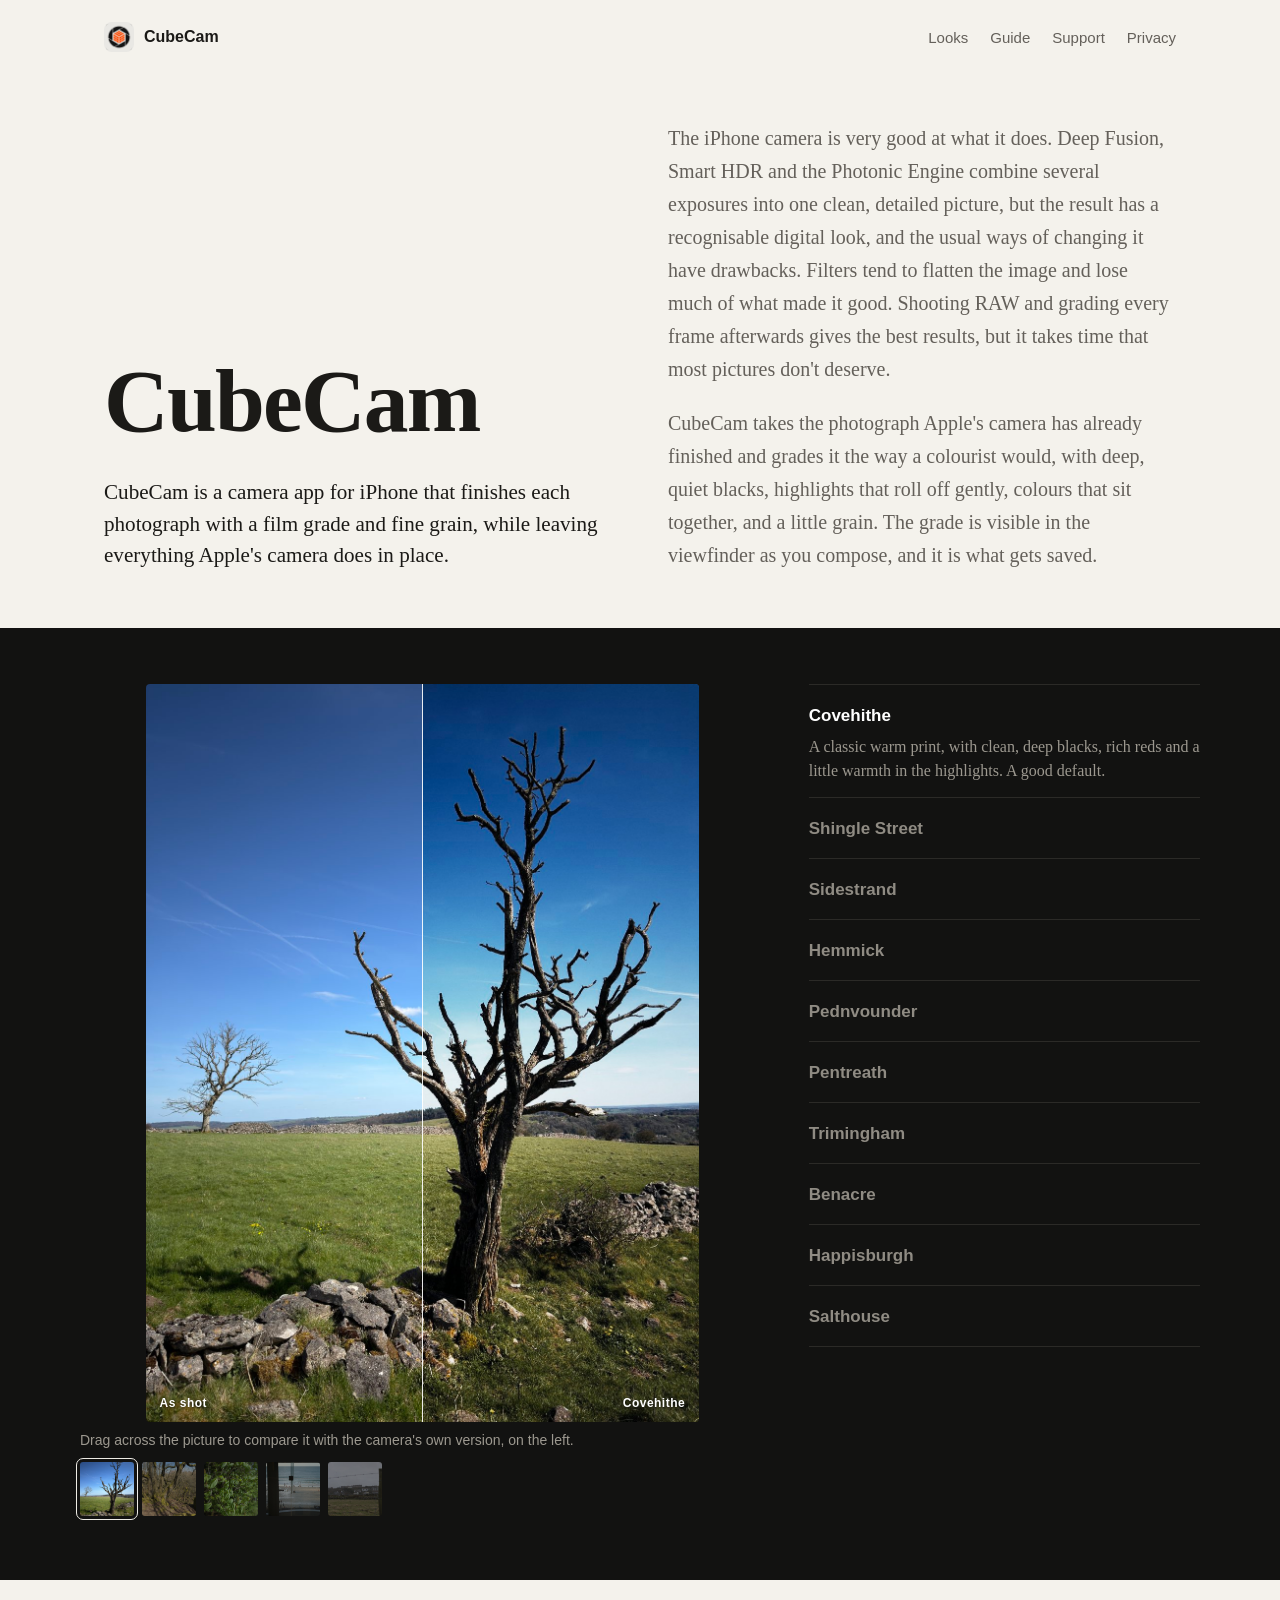
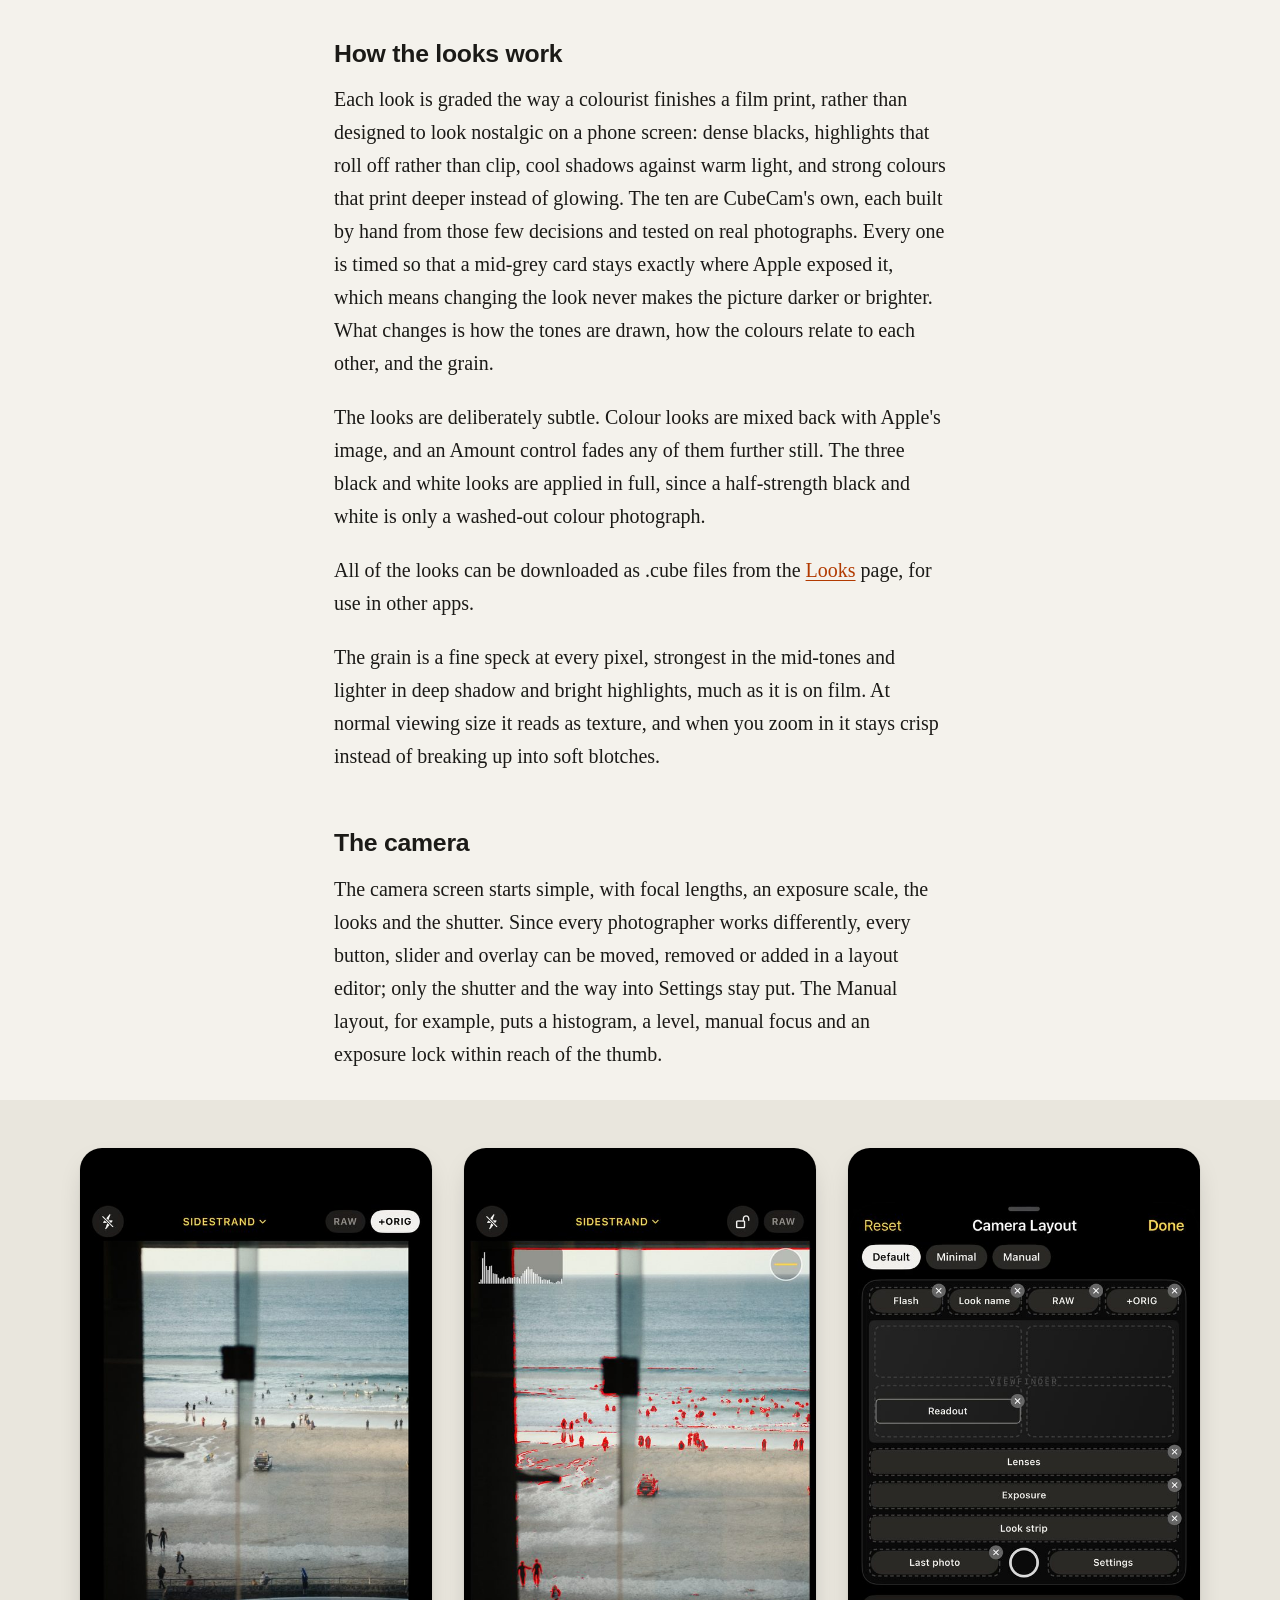
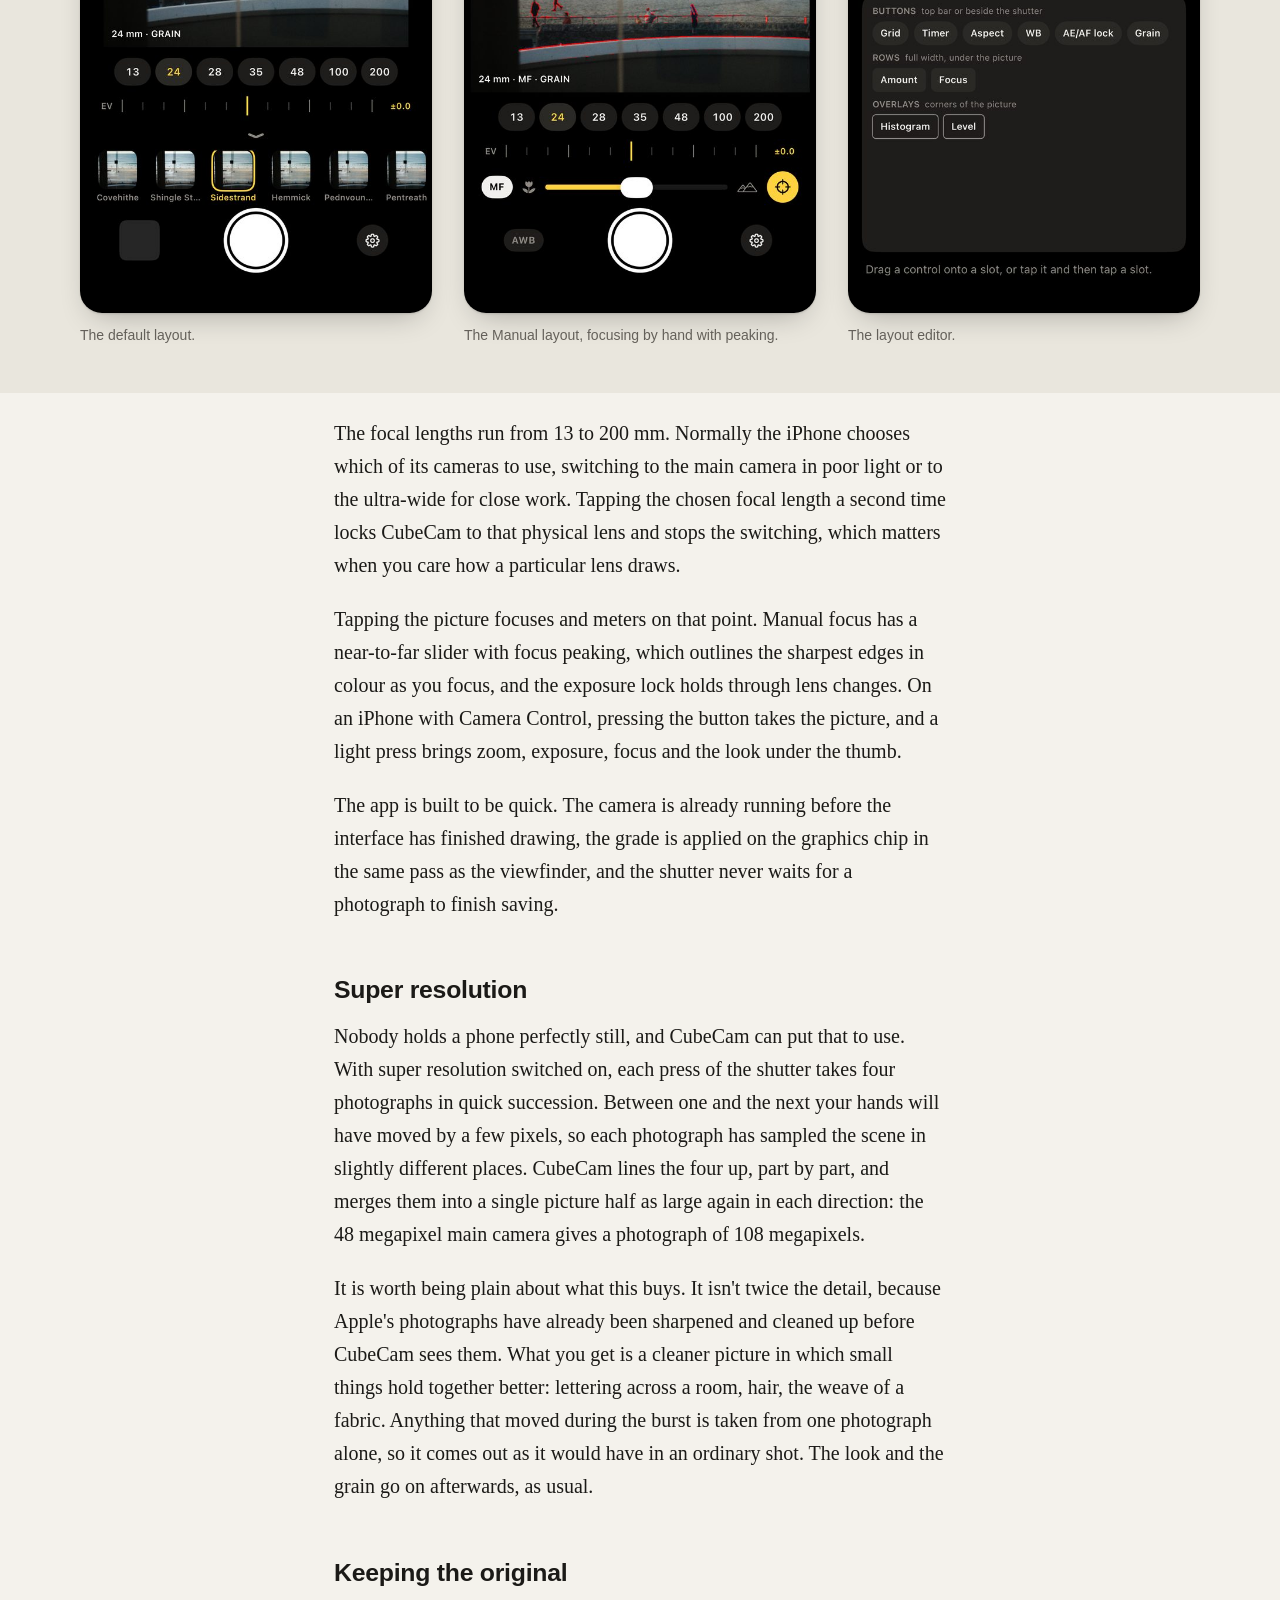
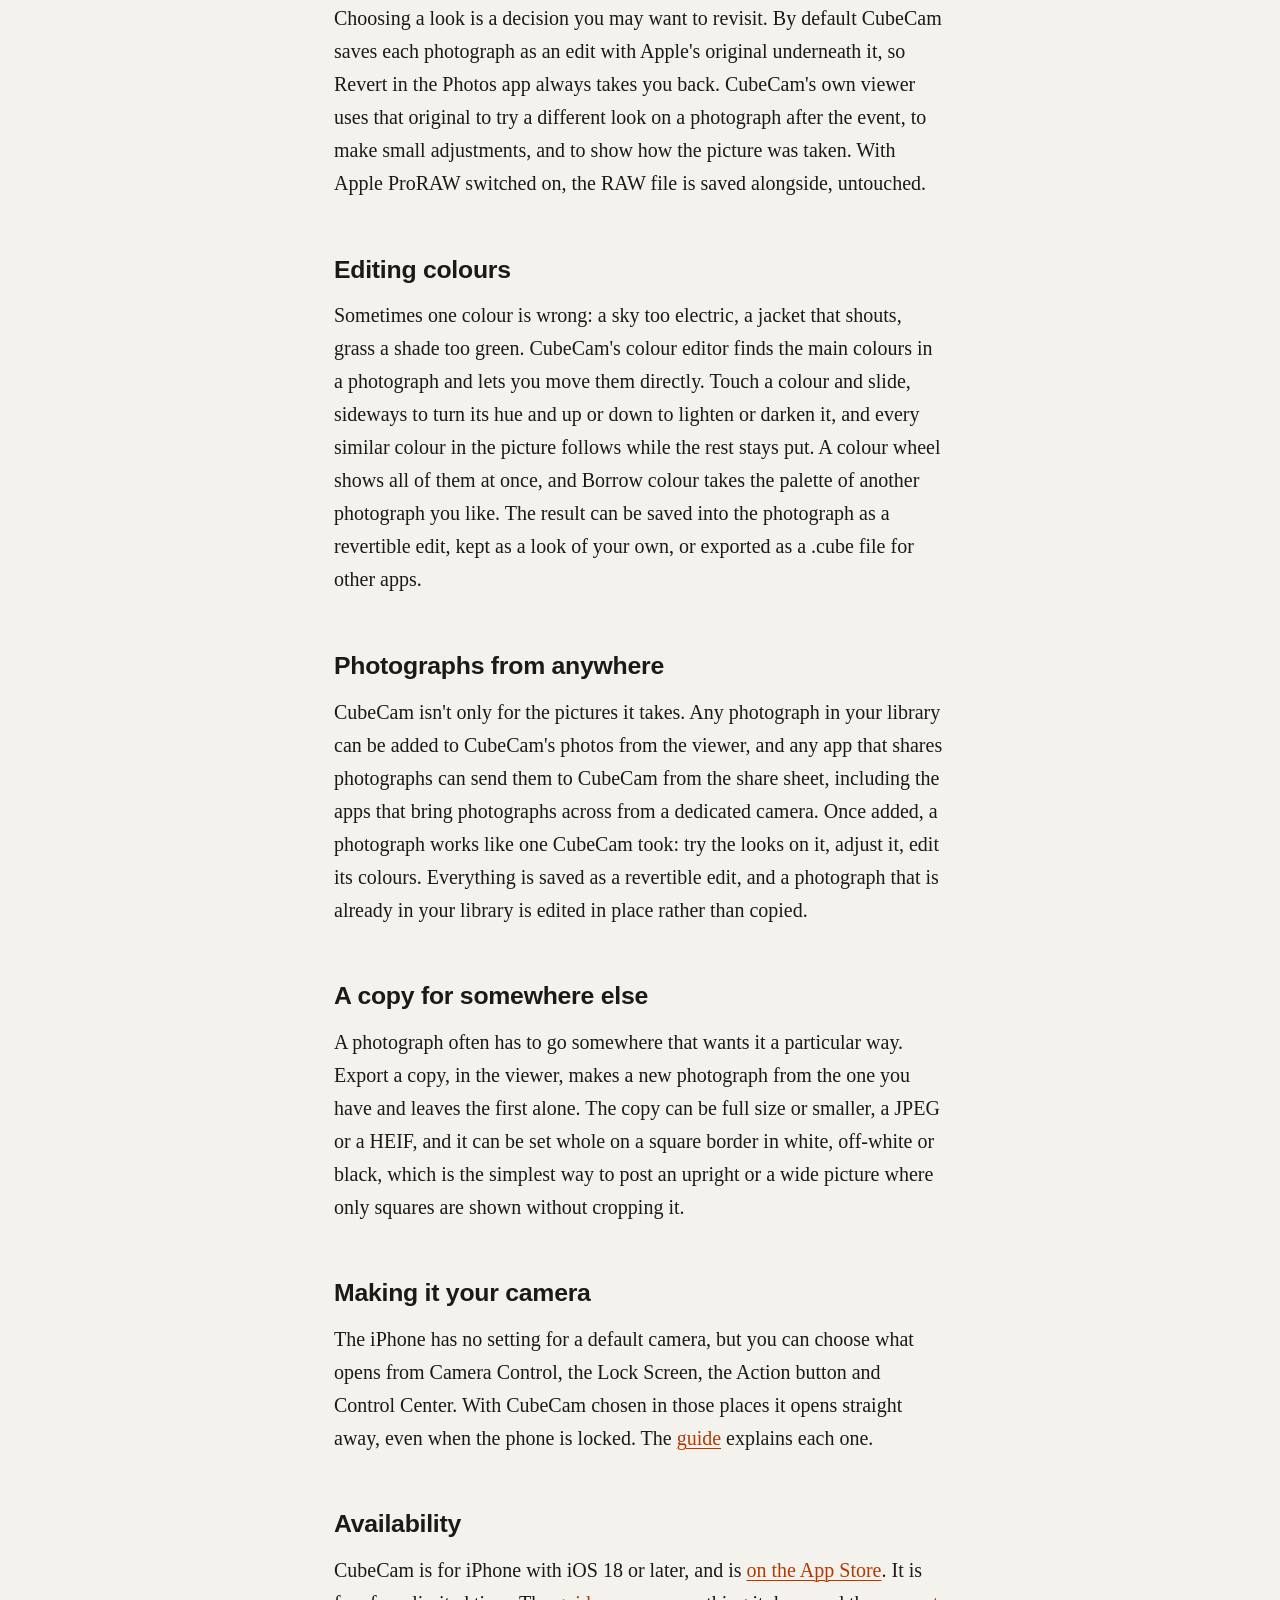
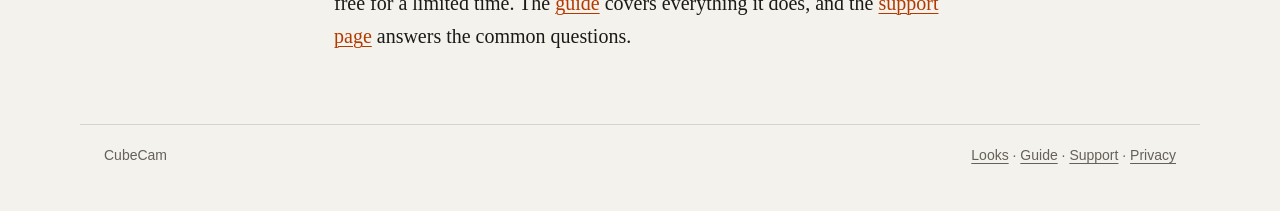
<file: index.html>
<!doctype html>
<html lang="en-GB">
<head>
<meta charset="utf-8">
<meta name="viewport" content="width=device-width, initial-scale=1, viewport-fit=cover">
<title>CubeCam</title>
<meta name="description" content="An iPhone camera that keeps Apple's processing and finishes each photograph with a film grade and fine grain, which you see in the viewfinder as you shoot. It edits photographs from anywhere, too.">
<link rel="icon" href="img/icon.png">
<link rel="apple-touch-icon" href="img/apple-touch-icon.png">
<link rel="stylesheet" href="site.css">
</head>
<body>
<header class="site gutter">
  <a class="name" href="./"><img src="img/icon.png" alt="" width="30" height="30">CubeCam</a>
  <nav><a href="looks.html">Looks</a><a href="guide.html">Guide</a><a href="support.html">Support</a><a href="privacy.html">Privacy</a></nav>
</header>

<main>
<div class="opening gutter">
  <div>
    <h1>CubeCam</h1>
    <p class="lead">CubeCam is a camera app for iPhone that finishes each photograph with a film grade and fine grain, while leaving everything Apple's camera does in place.</p>
  </div>
  <div class="text">
    <p>The iPhone camera is very good at what it does. Deep Fusion, Smart HDR and the Photonic Engine combine several exposures into one clean, detailed picture, but the result has a recognisable digital look, and the usual ways of changing it have drawbacks. Filters tend to flatten the image and lose much of what made it good. Shooting RAW and grading every frame afterwards gives the best results, but it takes time that most pictures don't deserve.</p>
    <p>CubeCam takes the photograph Apple's camera has already finished and grades it the way a colourist would, with deep, quiet blacks, highlights that roll off gently, colours that sit together, and a little grain. The grade is visible in the viewfinder as you compose, and it is what gets saved.</p>
  </div>
</div>

<section class="darkroom gutter" id="looks">
  <div class="inner chooser">
    <div class="picture">
      <div class="compare" id="cmp" aria-label="The same photograph before and after. Drag across it to compare.">
        <img draggable="false" id="cmpBefore" src="img/looks/tree-original.jpg" alt="The photograph as the camera made it">
        <div class="after"><img draggable="false" id="cmpAfter" src="img/looks/tree-covehithe.jpg" alt="The same photograph with the chosen look"></div>
        <div class="bar"></div>
        <span class="label l">As shot</span><span class="label r" id="cmpLabel">Covehithe</span>
      </div>
      <p class="compare-note">Drag across the picture to compare it with the camera's own version, on the left.</p>
      <div class="scenes" id="scenes" aria-label="Photographs"></div>
    </div>
    <ol class="look-list" id="list" aria-label="Looks"></ol>
  </div>
</section>

<section class="text measure gutter">
  <h2>How the looks work</h2>
  <p>Each look is graded the way a colourist finishes a film print, rather than designed to look nostalgic on a phone screen: dense blacks, highlights that roll off rather than clip, cool shadows against warm light, and strong colours that print deeper instead of glowing. The ten are CubeCam's own, each built by hand from those few decisions and tested on real photographs. Every one is timed so that a mid-grey card stays exactly where Apple exposed it, which means changing the look never makes the picture darker or brighter. What changes is how the tones are drawn, how the colours relate to each other, and the grain.</p>
  <p>The looks are deliberately subtle. Colour looks are mixed back with Apple's image, and an Amount control fades any of them further still. The three black and white looks are applied in full, since a half-strength black and white is only a washed-out colour photograph.</p>
  <p>All of the looks can be downloaded as .cube files from the <a href="looks.html">Looks</a> page, for use in other apps.</p>
  <p>The grain is a fine speck at every pixel, strongest in the mid-tones and lighter in deep shadow and bright highlights, much as it is on film. At normal viewing size it reads as texture, and when you zoom in it stays crisp instead of breaking up into soft blotches.</p>

  <h2>The camera</h2>
  <p>The camera screen starts simple, with focal lengths, an exposure scale, the looks and the shutter. Since every photographer works differently, every button, slider and overlay can be moved, removed or added in a layout editor; only the shutter and the way into Settings stay put. The Manual layout, for example, puts a histogram, a level, manual focus and an exposure lock within reach of the thumb.</p>
</section>

<section class="screens gutter" aria-label="Screens">
  <div class="row">
    <figure><img src="img/shots/camera.jpg" alt="The camera screen in its default layout, showing a beach." width="600" height="1304" loading="lazy"><figcaption>The default layout.</figcaption></figure>
    <figure><img src="img/shots/manual.jpg" alt="The Manual layout with a histogram, a level and a focus slider, with the sharp parts of the picture outlined in red." width="600" height="1304" loading="lazy"><figcaption>The Manual layout, focusing by hand with peaking.</figcaption></figure>
    <figure><img src="img/shots/layout.jpg" alt="The layout editor: a plan of the camera screen with controls placed in slots, and a tray of others below." width="600" height="1304" loading="lazy"><figcaption>The layout editor.</figcaption></figure>
  </div>
</section>

<section class="text measure gutter">
  <p>The focal lengths run from 13 to 200 mm. Normally the iPhone chooses which of its cameras to use, switching to the main camera in poor light or to the ultra-wide for close work. Tapping the chosen focal length a second time locks CubeCam to that physical lens and stops the switching, which matters when you care how a particular lens draws.</p>
  <p>Tapping the picture focuses and meters on that point. Manual focus has a near-to-far slider with focus peaking, which outlines the sharpest edges in colour as you focus, and the exposure lock holds through lens changes. On an iPhone with Camera Control, pressing the button takes the picture, and a light press brings zoom, exposure, focus and the look under the thumb.</p>
  <p>The app is built to be quick. The camera is already running before the interface has finished drawing, the grade is applied on the graphics chip in the same pass as the viewfinder, and the shutter never waits for a photograph to finish saving.</p>

  <h2>Super resolution</h2>
  <p>Nobody holds a phone perfectly still, and CubeCam can put that to use. With super resolution switched on, each press of the shutter takes four photographs in quick succession. Between one and the next your hands will have moved by a few pixels, so each photograph has sampled the scene in slightly different places. CubeCam lines the four up, part by part, and merges them into a single picture half as large again in each direction: the 48 megapixel main camera gives a photograph of 108 megapixels.</p>
  <p>It is worth being plain about what this buys. It isn't twice the detail, because Apple's photographs have already been sharpened and cleaned up before CubeCam sees them. What you get is a cleaner picture in which small things hold together better: lettering across a room, hair, the weave of a fabric. Anything that moved during the burst is taken from one photograph alone, so it comes out as it would have in an ordinary shot. The look and the grain go on afterwards, as usual.</p>

  <h2>Keeping the original</h2>
  <p>Choosing a look is a decision you may want to revisit. By default CubeCam saves each photograph as an edit with Apple's original underneath it, so Revert in the Photos app always takes you back. CubeCam's own viewer uses that original to try a different look on a photograph after the event, to make small adjustments, and to show how the picture was taken. With Apple ProRAW switched on, the RAW file is saved alongside, untouched.</p>

  <h2>Editing colours</h2>
  <p>Sometimes one colour is wrong: a sky too electric, a jacket that shouts, grass a shade too green. CubeCam's colour editor finds the main colours in a photograph and lets you move them directly. Touch a colour and slide, sideways to turn its hue and up or down to lighten or darken it, and every similar colour in the picture follows while the rest stays put. A colour wheel shows all of them at once, and Borrow colour takes the palette of another photograph you like. The result can be saved into the photograph as a revertible edit, kept as a look of your own, or exported as a .cube file for other apps.</p>
  <h2>Photographs from anywhere</h2>
  <p>CubeCam isn't only for the pictures it takes. Any photograph in your library can be added to CubeCam's photos from the viewer, and any app that shares photographs can send them to CubeCam from the share sheet, including the apps that bring photographs across from a dedicated camera. Once added, a photograph works like one CubeCam took: try the looks on it, adjust it, edit its colours. Everything is saved as a revertible edit, and a photograph that is already in your library is edited in place rather than copied.</p>
  <h2>A copy for somewhere else</h2>
  <p>A photograph often has to go somewhere that wants it a particular way. Export a copy, in the viewer, makes a new photograph from the one you have and leaves the first alone. The copy can be full size or smaller, a JPEG or a HEIF, and it can be set whole on a square border in white, off-white or black, which is the simplest way to post an upright or a wide picture where only squares are shown without cropping it.</p>
  <h2>Making it your camera</h2>
  <p>The iPhone has no setting for a default camera, but you can choose what opens from Camera Control, the Lock Screen, the Action button and Control Center. With CubeCam chosen in those places it opens straight away, even when the phone is locked. The <a href="guide.html#your-camera">guide</a> explains each one.</p>

  <h2>Availability</h2>
  <p>CubeCam is for iPhone with iOS 18 or later, and is <a href="https://apps.apple.com/app/id6837983998">on the App Store</a>. It is free for a limited time. The <a href="guide.html">guide</a> covers everything it does, and the <a href="support.html">support page</a> answers the common questions.</p>
</section>
</main>

<footer class="gutter"><span>CubeCam</span><span><a href="looks.html">Looks</a> · <a href="guide.html">Guide</a> · <a href="support.html">Support</a> · <a href="privacy.html">Privacy</a></span></footer>

<script>
const LOOKS = [
  ["covehithe", "Covehithe", "", "A classic warm print, with clean, deep blacks, rich reds and a little warmth in the highlights. A good default."],
  ["shingle-street", "Shingle Street", "", "Silvery and restrained, with the blue taken out of the sky. It suits hard summer light."],
  ["sidestrand", "Sidestrand", "", "Leans towards amber with the colour eased back, which works well for evenings, streetlights and interiors."],
  ["hemmick", "Hemmick", "", "A faint yellow-green in the mid-tones, reminiscent of colour film from the late seventies."],
  ["pednvounder", "Pednvounder", "", "Warm and rich, with deep reds and oranges and a coarser grain: the most obviously filmic of the colour looks."],
  ["pentreath", "Pentreath", "", "Cooler, with cyan in the shadows and calm greens, which flatters the sea and overcast days."],
  ["trimingham", "Trimingham", "", "Low contrast and muted, and kind to skin. The quietest of the set."],
  ["benacre", "Benacre", "", "Black and white with low contrast, soft and silvery, with the shadows left open."],
  ["happisburgh", "Happisburgh", "", "Black and white with real depth: rich blacks, crisp mid-tones, and skies darkened slightly, as a yellow filter would."],
  ["salthouse", "Salthouse", "", "Black and white at its hardest, as if through a red filter: skin comes out bright, and skies and foliage go dark."],
];
const SCENES = ["tree", "woods", "leaves", "beach", "field"];
let scene = "tree", look = "covehithe";
const $ = id => document.getElementById(id);
function render() {
  $("cmpBefore").src = `img/looks/${scene}-original.jpg`;
  $("cmpAfter").src = `img/looks/${scene}-${look}.jpg`;
  $("cmpLabel").textContent = LOOKS.find(l => l[0] === look)[1];
  document.querySelectorAll("#scenes button").forEach(b => b.setAttribute("aria-pressed", b.dataset.scene === scene));
  $("list").innerHTML = LOOKS.map(([k, n, c, d]) =>
    `<li><button data-look="${k}" aria-pressed="${k === look}"><span class="n">${n}</span><span class="d">${d}</span></button></li>`).join("");
}
$("list").addEventListener("click", e => { const b = e.target.closest("[data-look]"); if (b) { look = b.dataset.look; render(); } });
$("scenes").innerHTML = SCENES.map(sc => `<button data-scene="${sc}" aria-label="Photograph: ${sc}"><img src="img/looks/${sc}-original.jpg" alt="" draggable="false"></button>`).join("");
$("scenes").addEventListener("click", e => { const b = e.target.closest("[data-scene]"); if (b) { scene = b.dataset.scene; render(); preload(); } });
// Fetch the looks for the photograph on show, so switching looks is instant.
function preload() { for (const [k] of LOOKS) { const im = new Image(); im.src = `img/looks/${scene}-${k}.jpg`; } }
const cmp = $("cmp");
const cut = e => { const r = cmp.getBoundingClientRect(); cmp.style.setProperty("--cut", `${Math.min(100, Math.max(0, (e.clientX - r.left) / r.width * 100))}%`); };
cmp.addEventListener("pointerdown", e => { e.preventDefault(); cmp.setPointerCapture(e.pointerId); cut(e); cmp.onpointermove = cut; });
cmp.addEventListener("dragstart", e => e.preventDefault());
cmp.addEventListener("pointerup", () => { cmp.onpointermove = null; });
preload();
render();
</script>
</body>
</html>
</file>
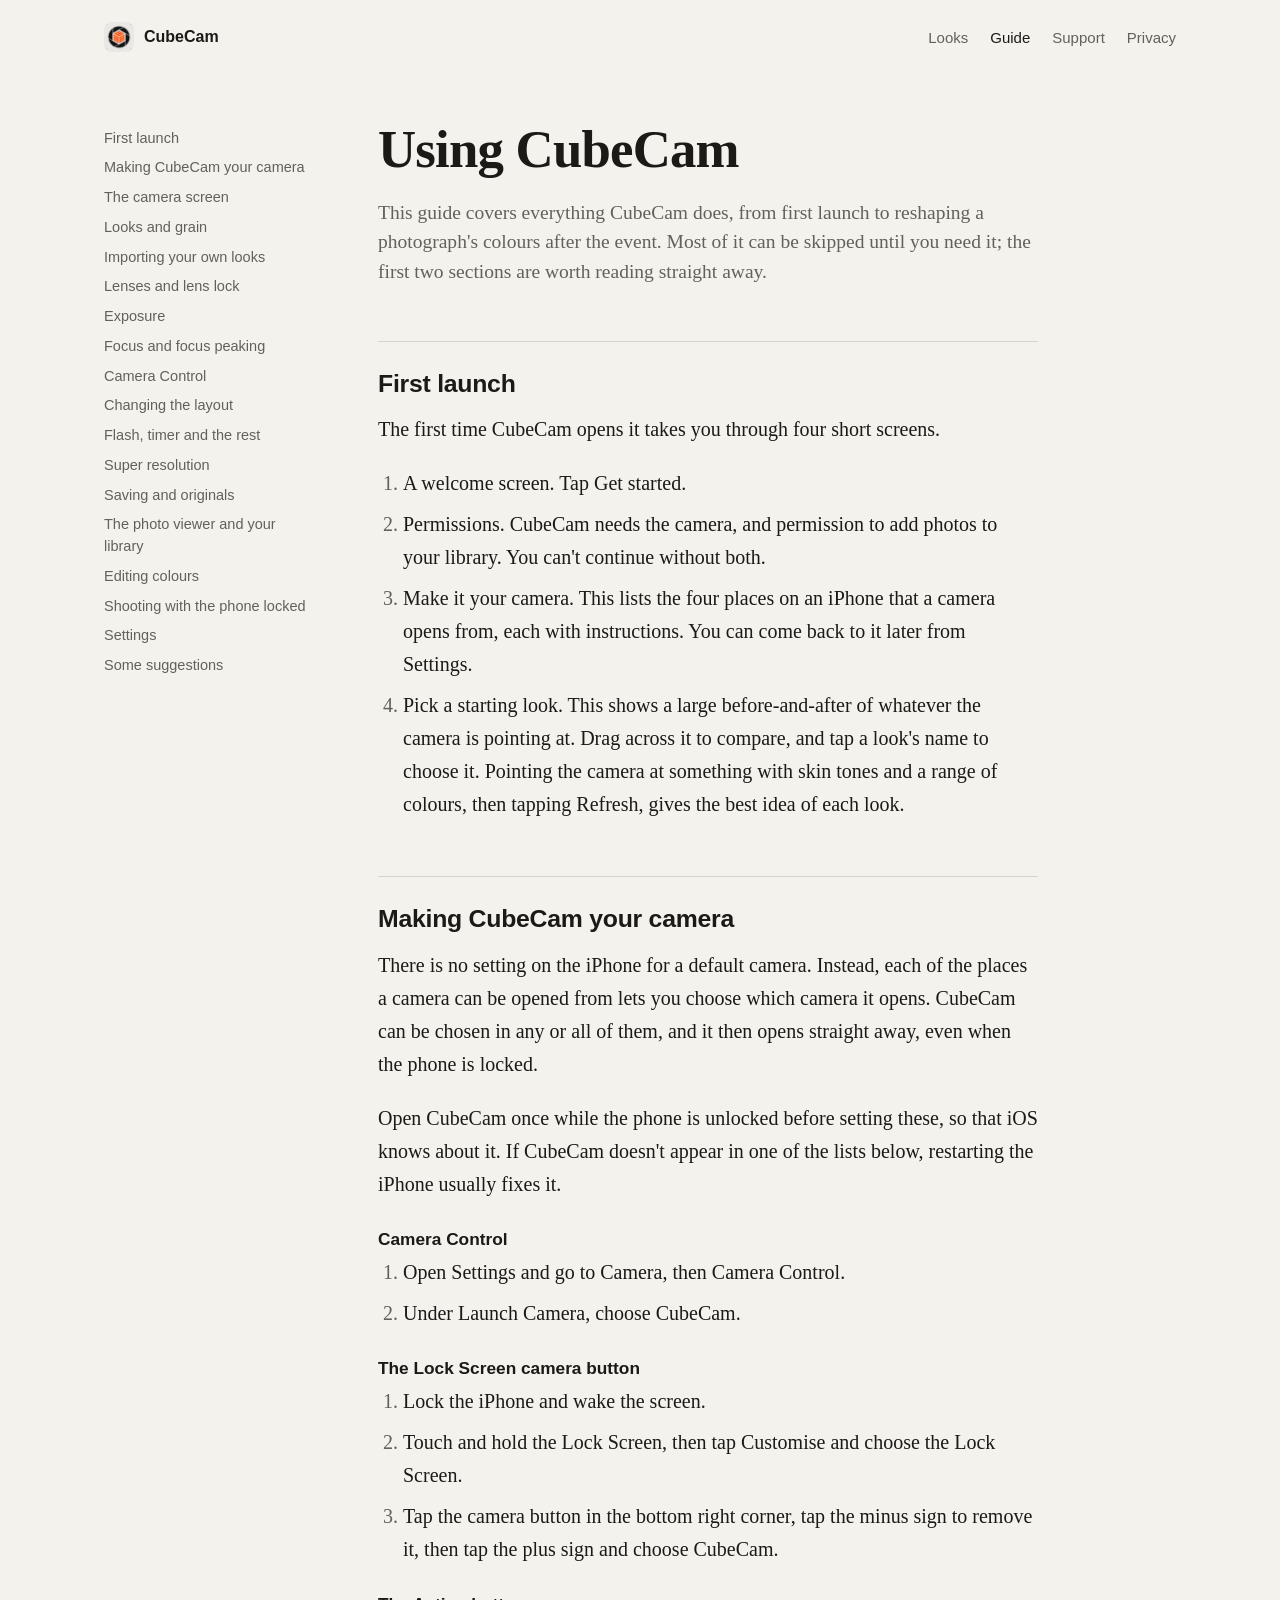
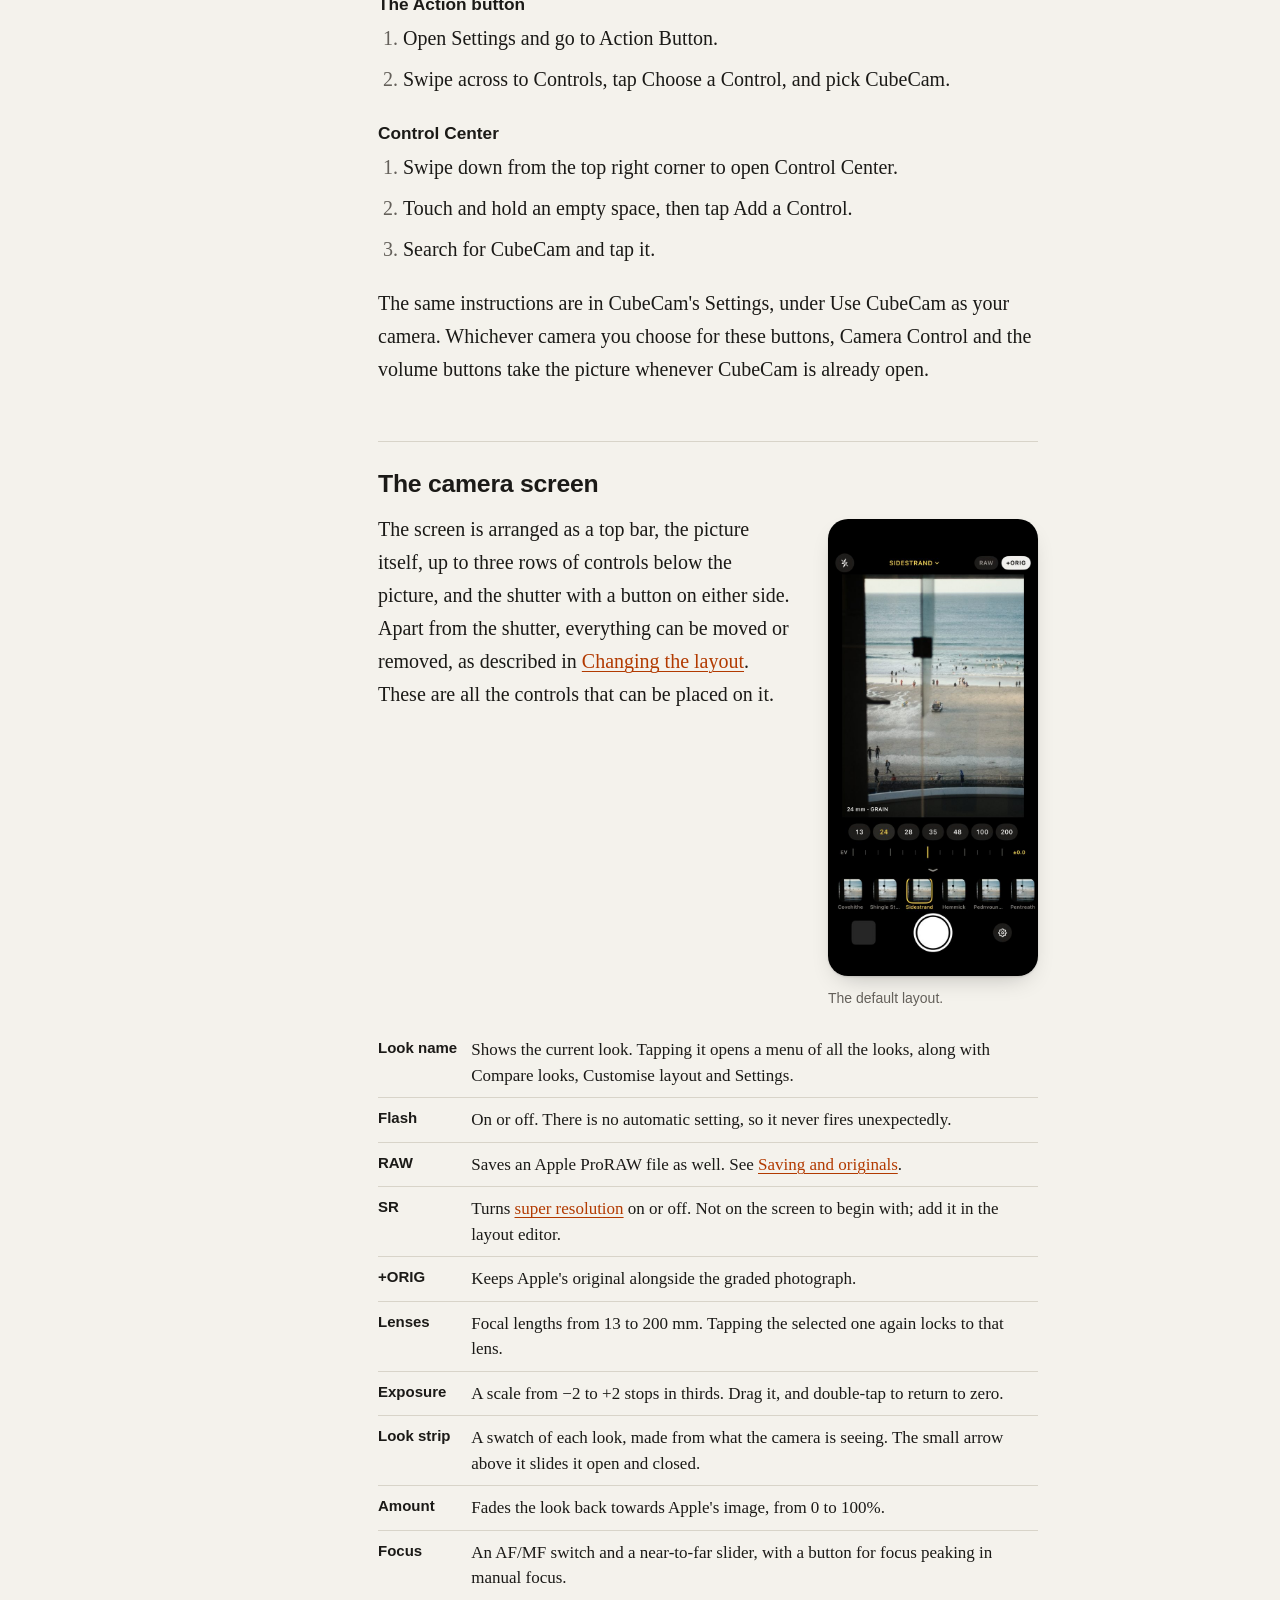
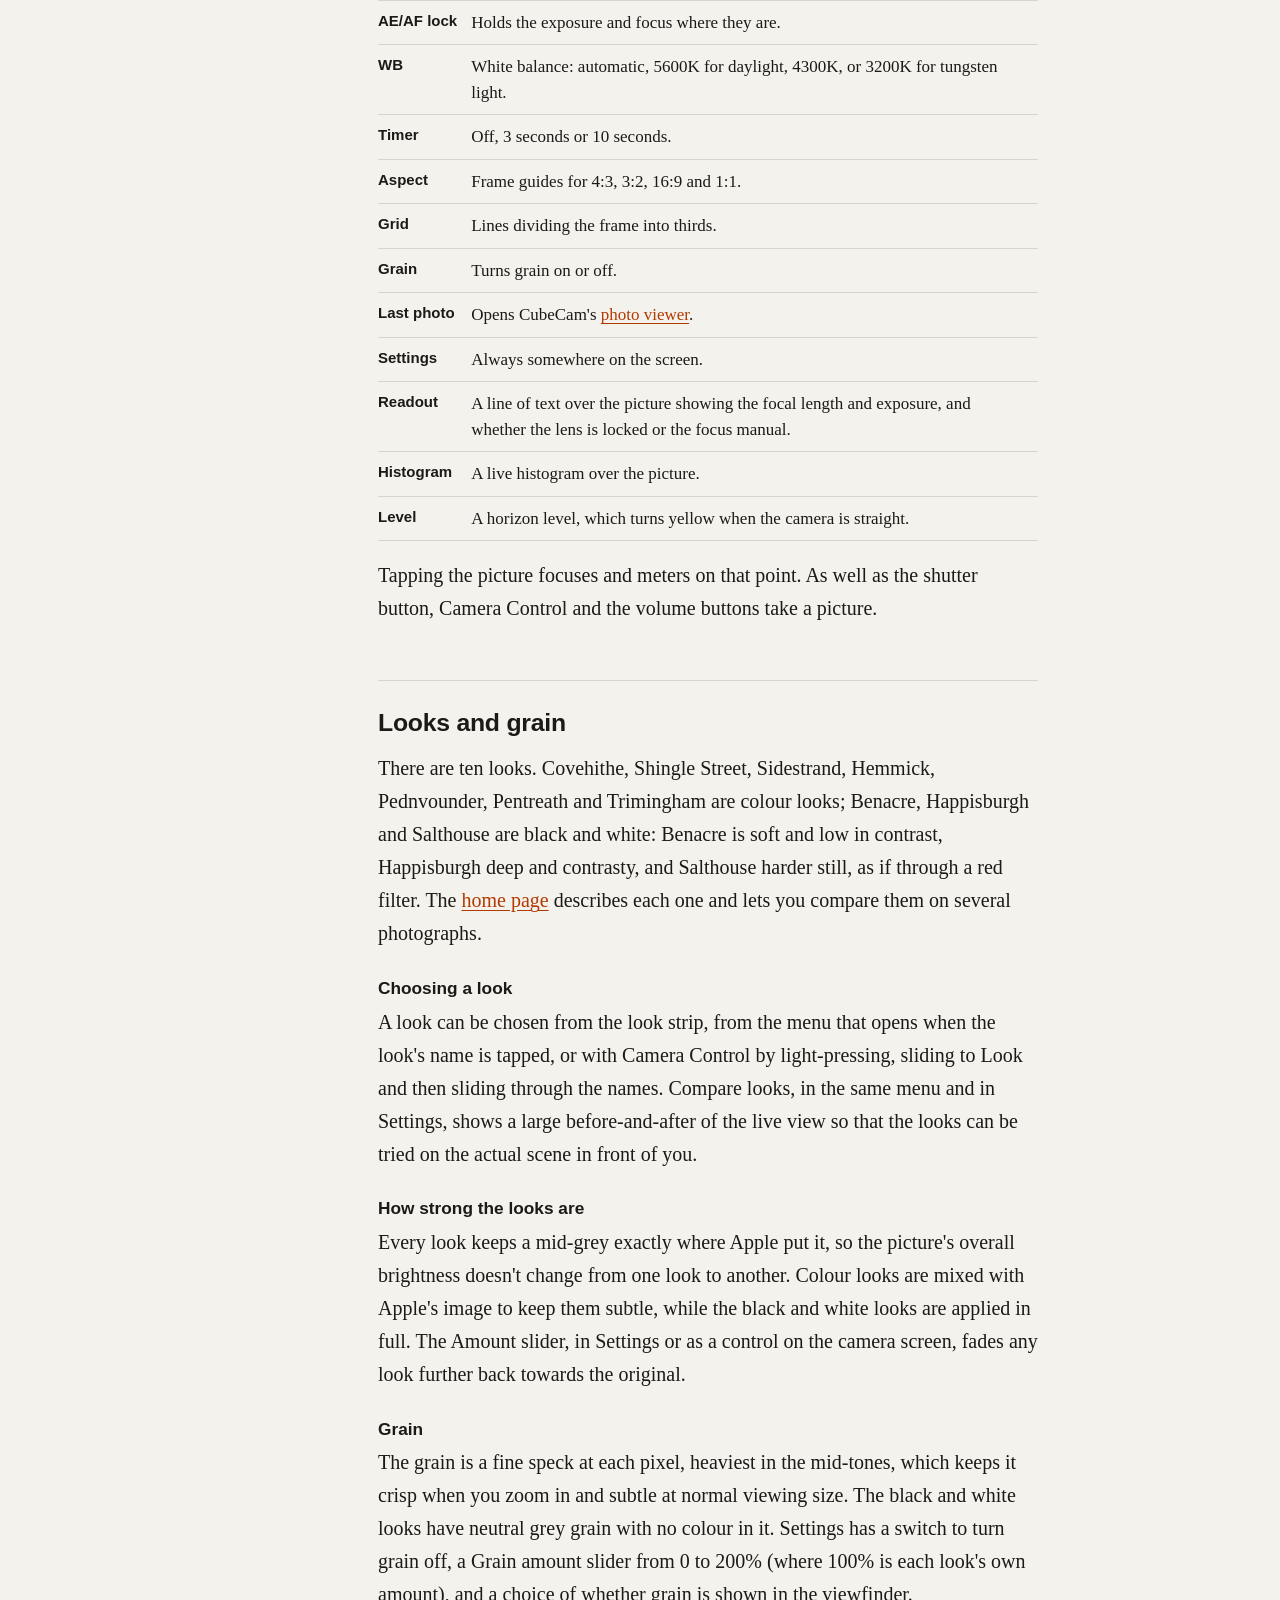
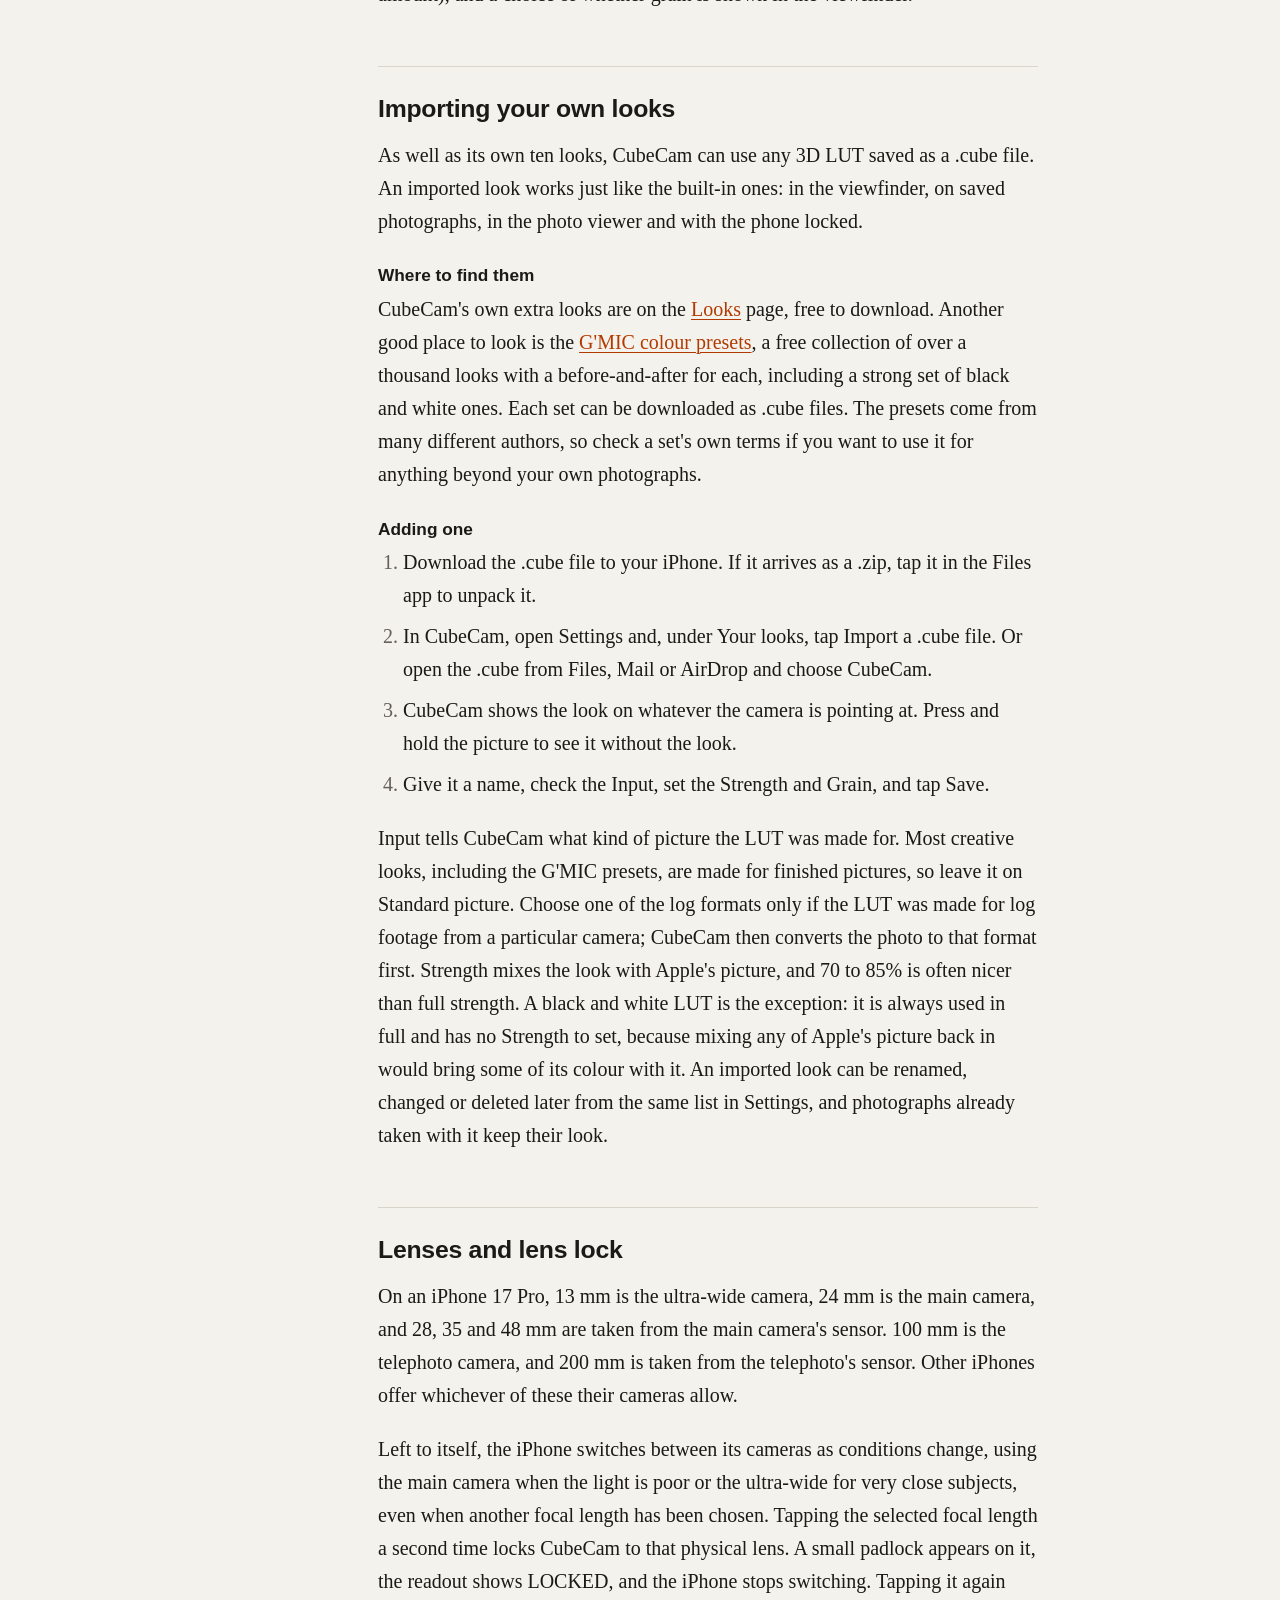
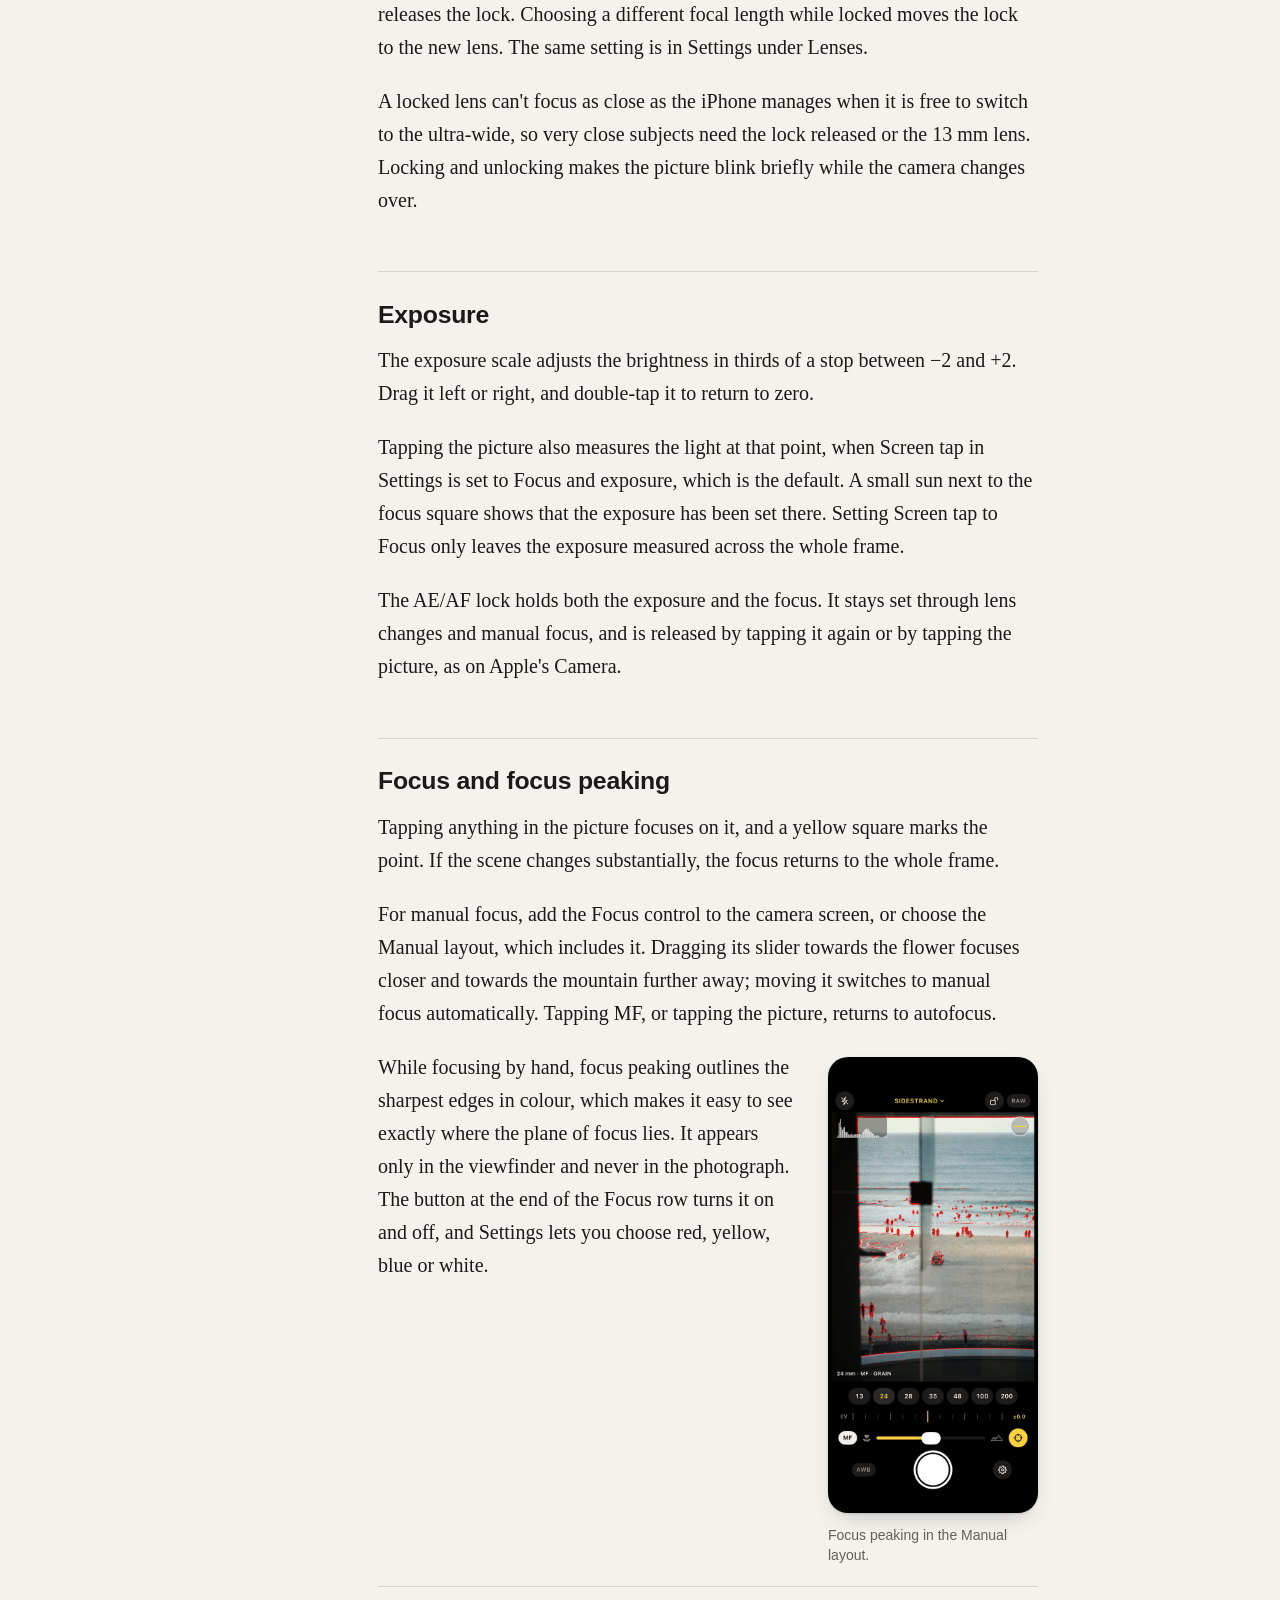
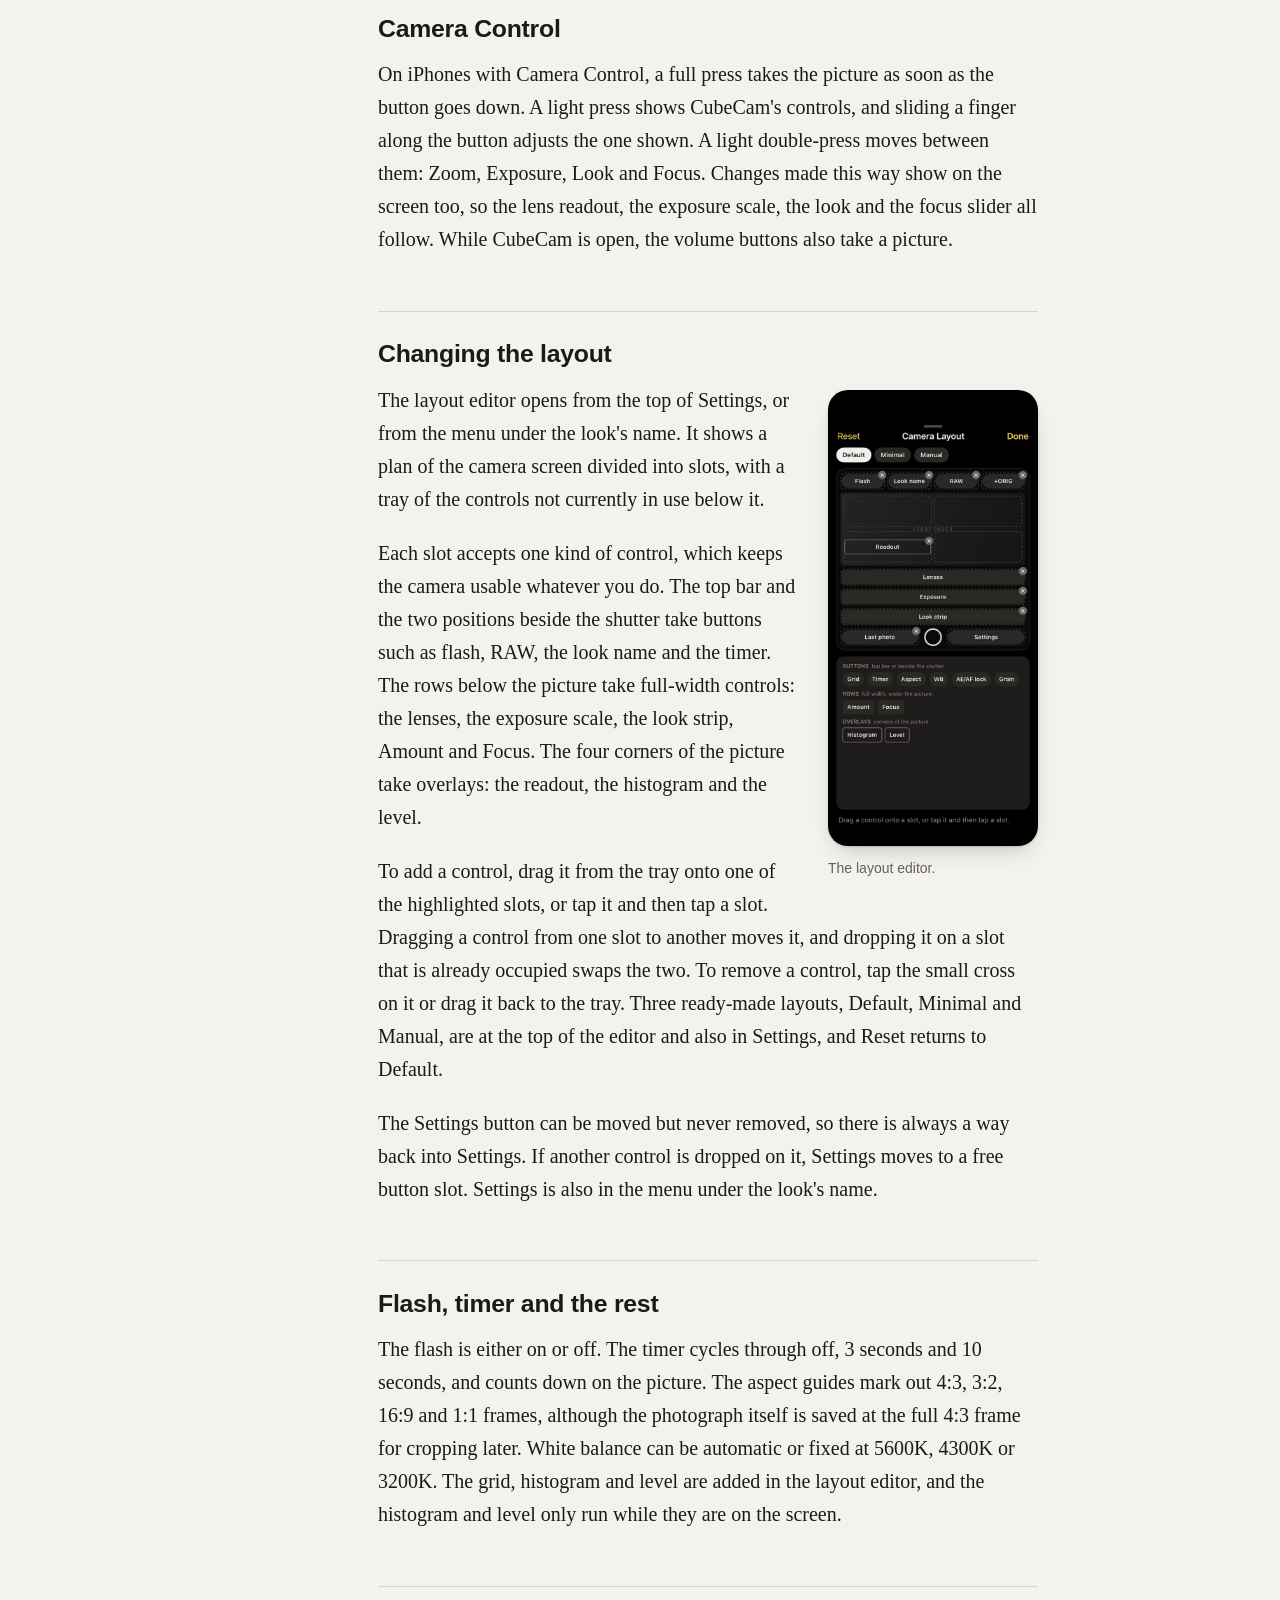
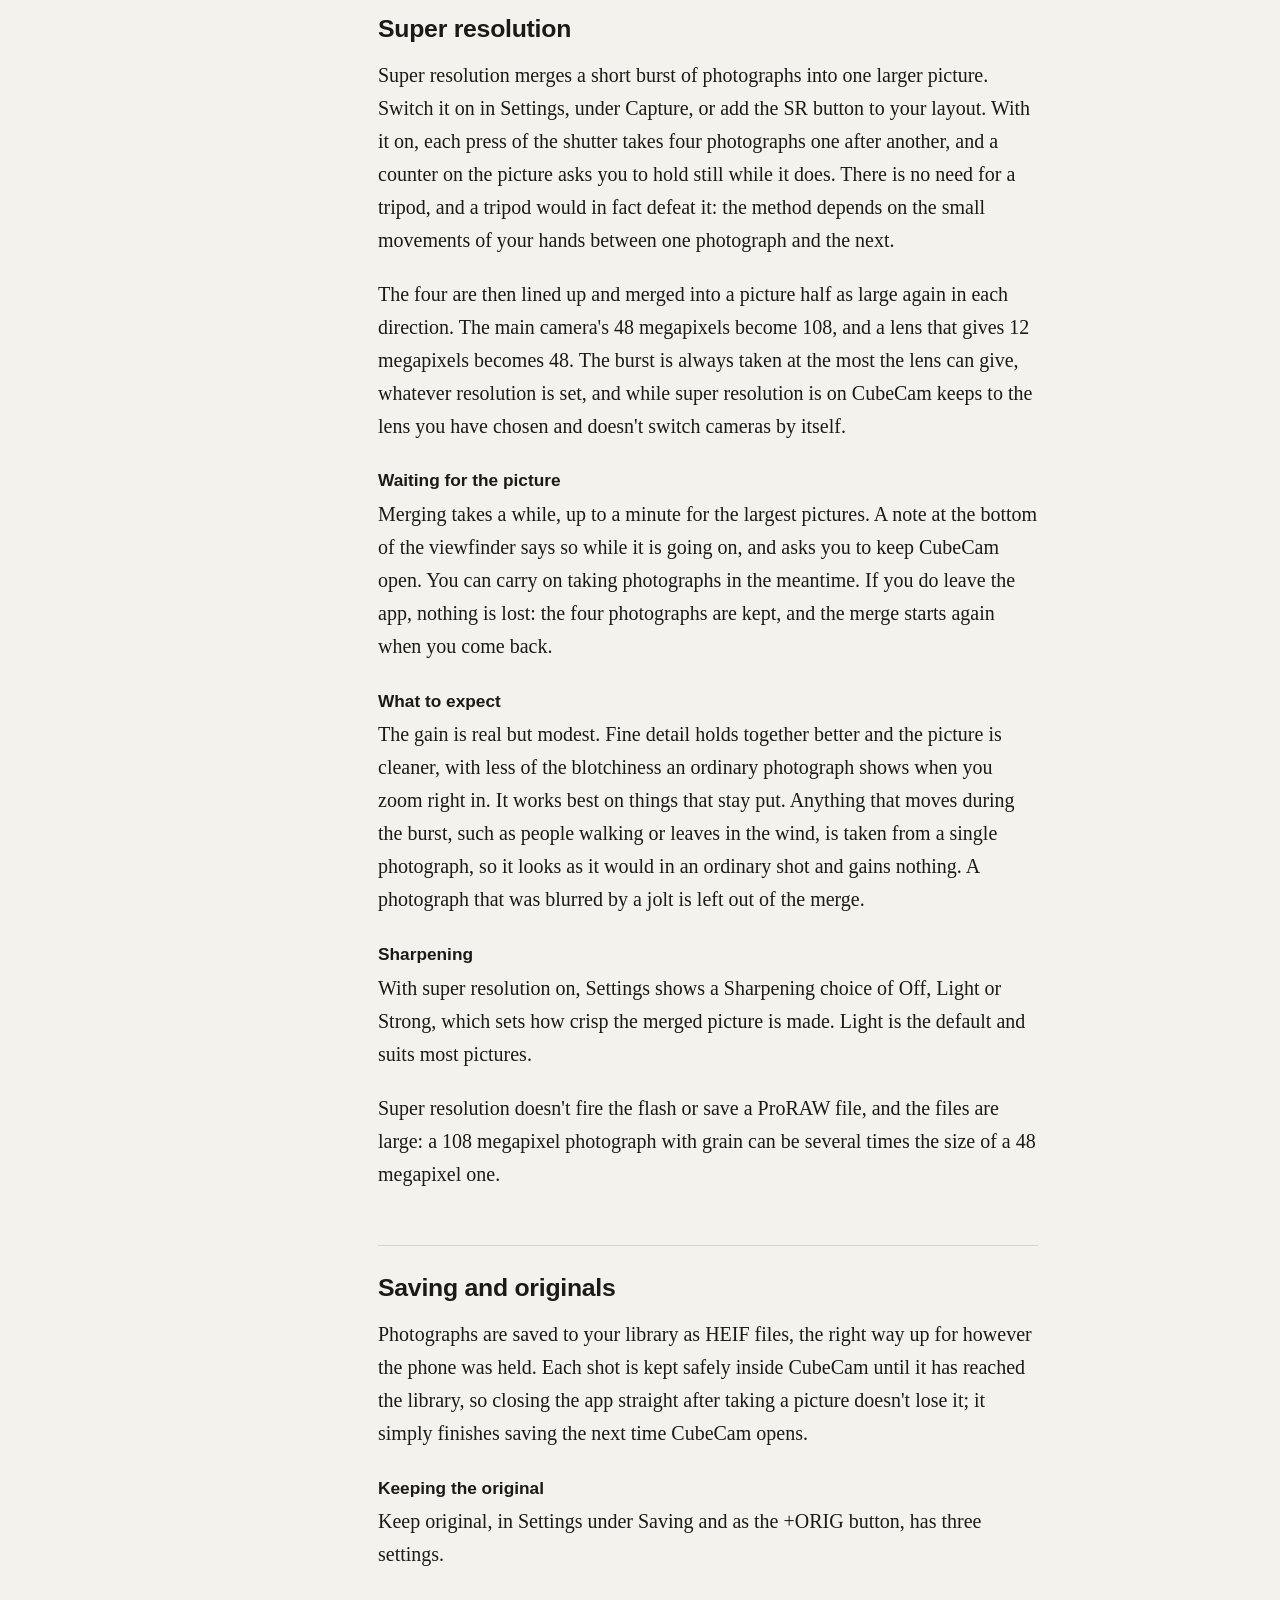
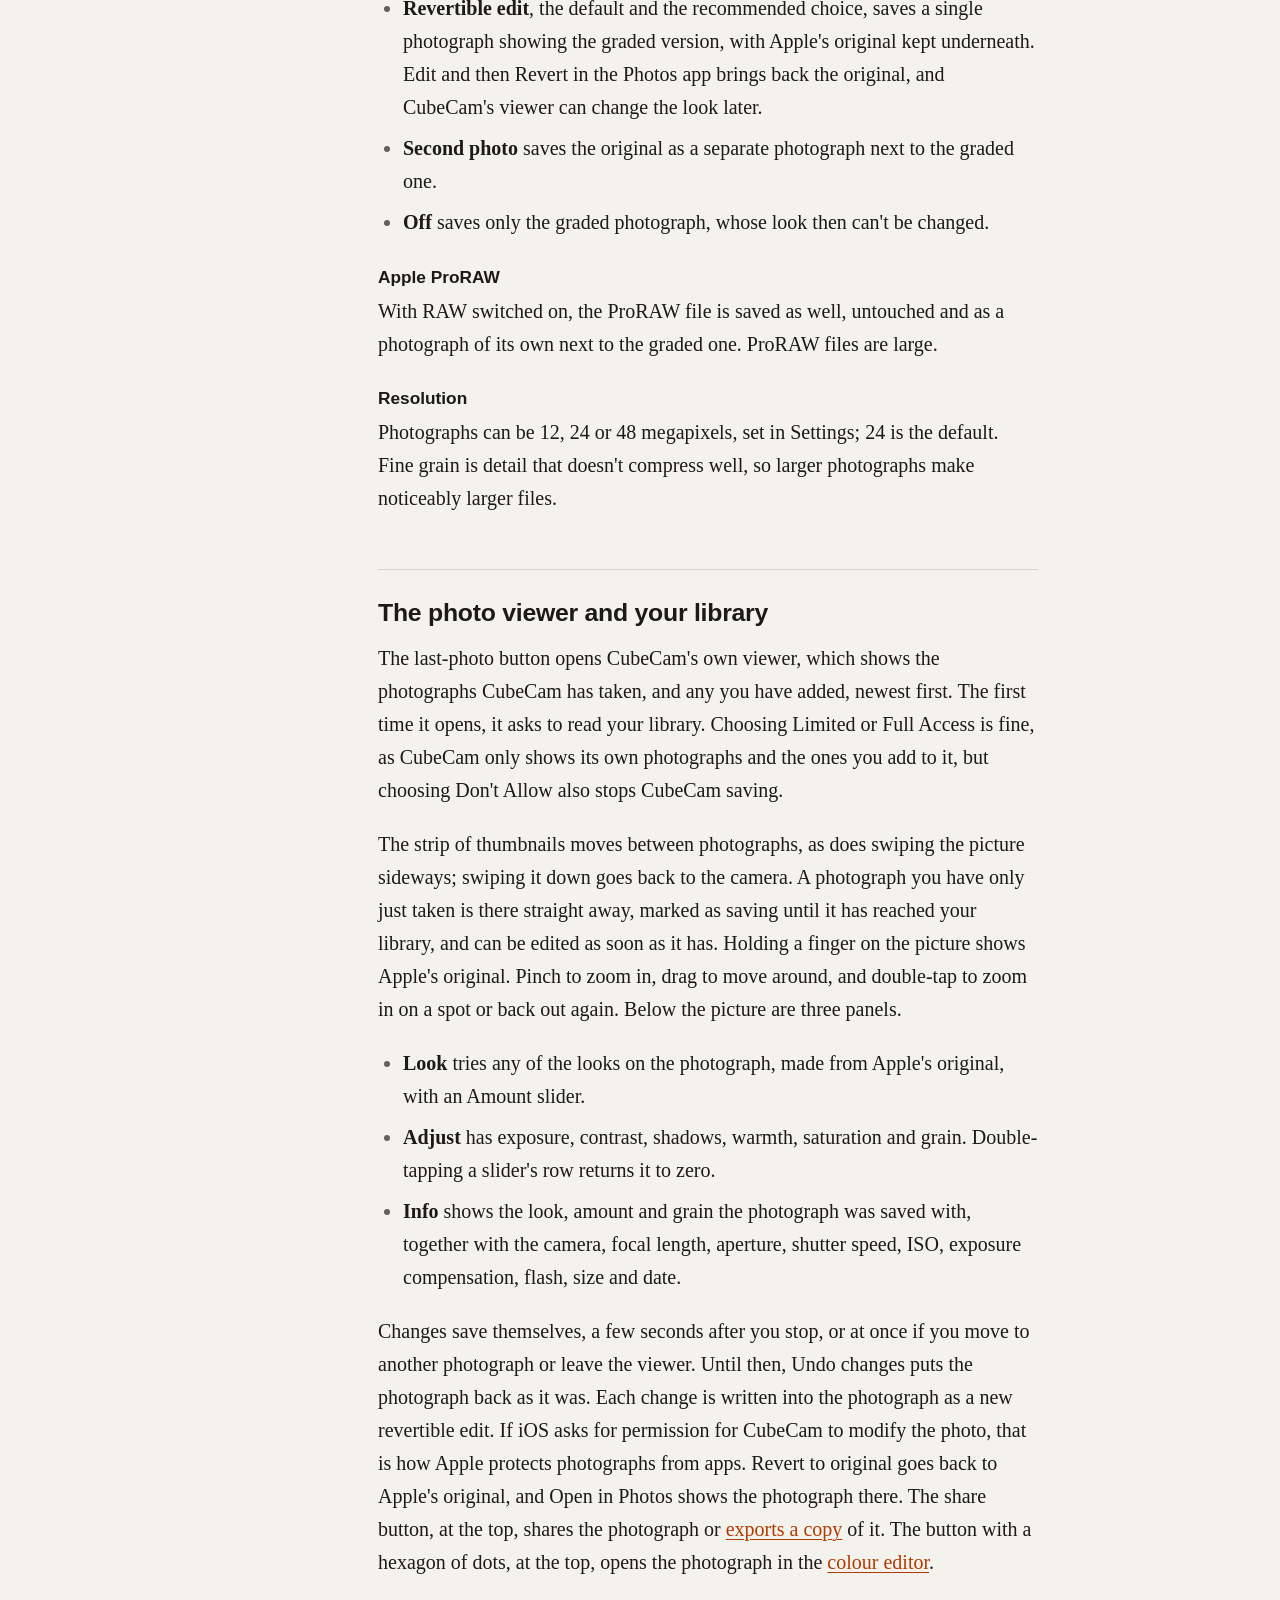
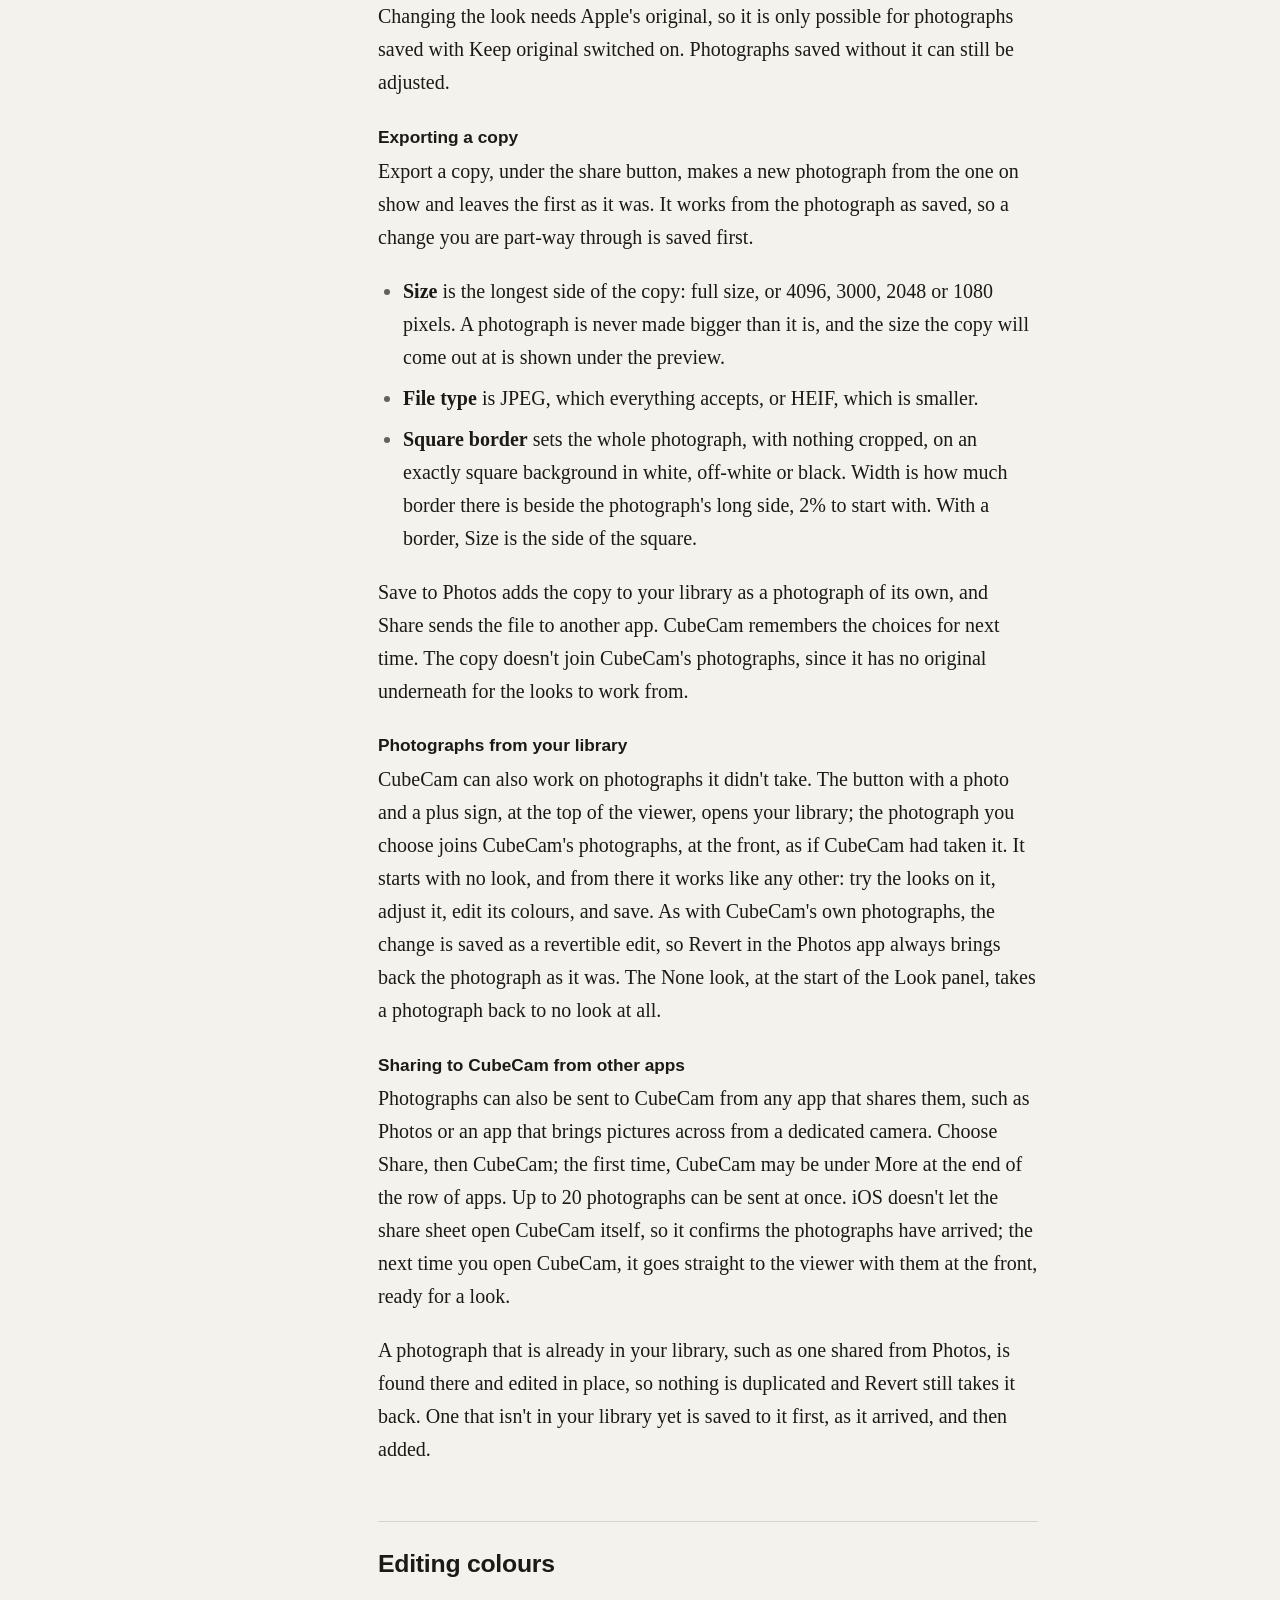
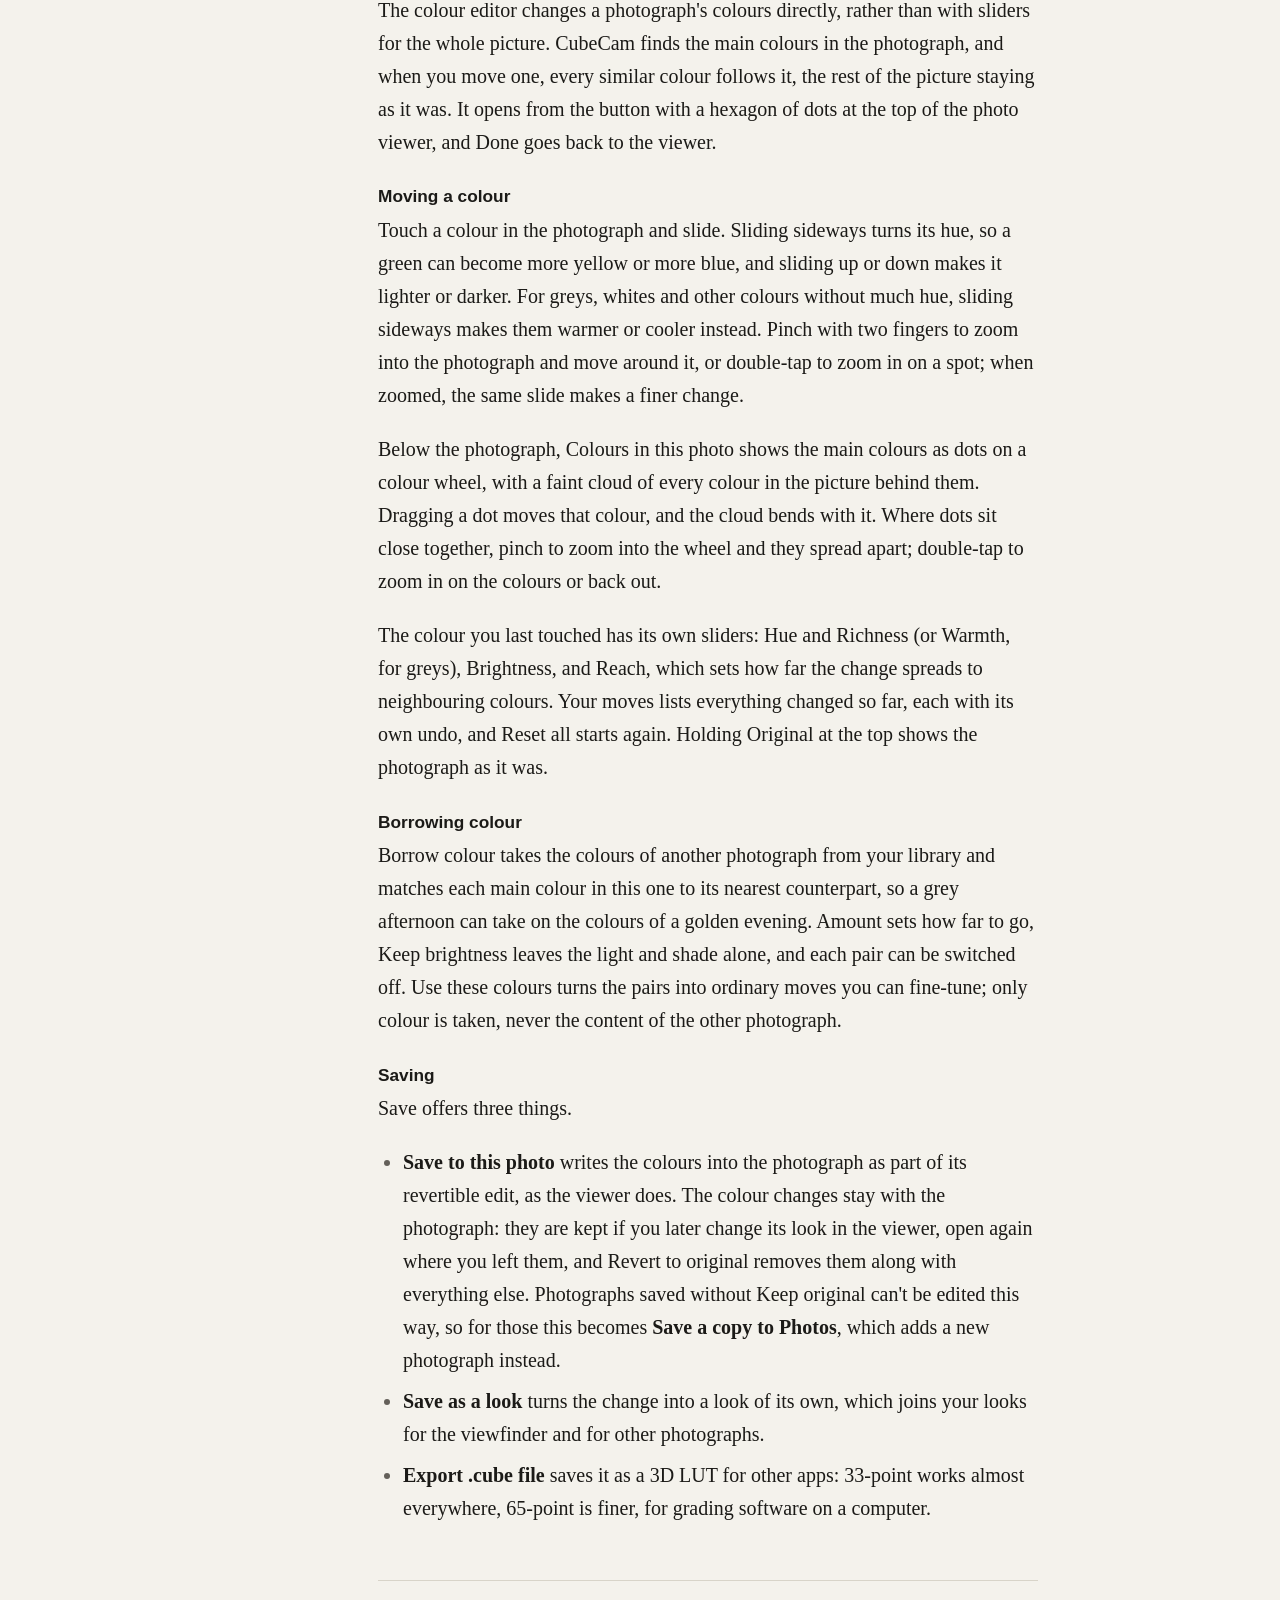
<file: guide.html>
<!doctype html>
<html lang="en-GB">
<head>
<meta charset="utf-8">
<meta name="viewport" content="width=device-width, initial-scale=1, viewport-fit=cover">
<title>CubeCam guide</title>
<meta name="description" content="How to use CubeCam: setting it as your camera, the controls, looks and grain, importing your own looks, focus and exposure, Camera Control, the layout editor, saving, the photo viewer and the colour editor.">
<link rel="icon" href="img/icon.png">
<link rel="apple-touch-icon" href="img/apple-touch-icon.png">
<link rel="stylesheet" href="site.css">
</head>
<body>
<header class="site gutter">
  <a class="name" href="./"><img src="img/icon.png" alt="" width="30" height="30">CubeCam</a>
  <nav><a href="looks.html">Looks</a><a href="guide.html" aria-current="page">Guide</a><a href="support.html">Support</a><a href="privacy.html">Privacy</a></nav>
</header>

<main class="doc gutter">
  <ul class="contents" aria-label="Contents">
    <li><a href="#start">First launch</a></li>
    <li><a href="#your-camera">Making CubeCam your camera</a></li>
    <li><a href="#screen">The camera screen</a></li>
    <li><a href="#looks">Looks and grain</a></li>
    <li><a href="#your-looks">Importing your own looks</a></li>
    <li><a href="#lenses">Lenses and lens lock</a></li>
    <li><a href="#exposure">Exposure</a></li>
    <li><a href="#focus">Focus and focus peaking</a></li>
    <li><a href="#camera-control">Camera Control</a></li>
    <li><a href="#layout">Changing the layout</a></li>
    <li><a href="#more">Flash, timer and the rest</a></li>
    <li><a href="#super-resolution">Super resolution</a></li>
    <li><a href="#saving">Saving and originals</a></li>
    <li><a href="#viewer">The photo viewer and your library</a></li>
    <li><a href="#colours">Editing colours</a></li>
    <li><a href="#locked">Shooting with the phone locked</a></li>
    <li><a href="#settings">Settings</a></li>
    <li><a href="#suggestions">Some suggestions</a></li>
  </ul>
  <article>
  <h1>Using CubeCam</h1>
  <p class="lead">This guide covers everything CubeCam does, from first launch to reshaping a photograph's colours after the event. Most of it can be skipped until you need it; the first two sections are worth reading straight away.</p>


  <h2 id="start">First launch</h2>
  <p>The first time CubeCam opens it takes you through four short screens.</p>
  <ol>
    <li>A welcome screen. Tap Get started.</li>
    <li>Permissions. CubeCam needs the camera, and permission to add photos to your library. You can't continue without both.</li>
    <li>Make it your camera. This lists the four places on an iPhone that a camera opens from, each with instructions. You can come back to it later from Settings.</li>
    <li>Pick a starting look. This shows a large before-and-after of whatever the camera is pointing at. Drag across it to compare, and tap a look's name to choose it. Pointing the camera at something with skin tones and a range of colours, then tapping Refresh, gives the best idea of each look.</li>
  </ol>

  <h2 id="your-camera">Making CubeCam your camera</h2>
  <p>There is no setting on the iPhone for a default camera. Instead, each of the places a camera can be opened from lets you choose which camera it opens. CubeCam can be chosen in any or all of them, and it then opens straight away, even when the phone is locked.</p>
  <p>Open CubeCam once while the phone is unlocked before setting these, so that iOS knows about it. If CubeCam doesn't appear in one of the lists below, restarting the iPhone usually fixes it.</p>
  <h3>Camera Control</h3>
  <ol>
    <li>Open Settings and go to Camera, then Camera Control.</li>
    <li>Under Launch Camera, choose CubeCam.</li>
  </ol>
  <h3>The Lock Screen camera button</h3>
  <ol>
    <li>Lock the iPhone and wake the screen.</li>
    <li>Touch and hold the Lock Screen, then tap Customise and choose the Lock Screen.</li>
    <li>Tap the camera button in the bottom right corner, tap the minus sign to remove it, then tap the plus sign and choose CubeCam.</li>
  </ol>
  <h3>The Action button</h3>
  <ol>
    <li>Open Settings and go to Action Button.</li>
    <li>Swipe across to Controls, tap Choose a Control, and pick CubeCam.</li>
  </ol>
  <h3>Control Center</h3>
  <ol>
    <li>Swipe down from the top right corner to open Control Center.</li>
    <li>Touch and hold an empty space, then tap Add a Control.</li>
    <li>Search for CubeCam and tap it.</li>
  </ol>
  <p>The same instructions are in CubeCam's Settings, under Use CubeCam as your camera. Whichever camera you choose for these buttons, Camera Control and the volume buttons take the picture whenever CubeCam is already open.</p>

  <h2 id="screen">The camera screen</h2>
  <figure class="aside-shot"><img src="img/shots/camera.jpg" alt="The camera screen in its default layout." width="600" height="1304" loading="lazy"><figcaption>The default layout.</figcaption></figure>
  <p>The screen is arranged as a top bar, the picture itself, up to three rows of controls below the picture, and the shutter with a button on either side. Apart from the shutter, everything can be moved or removed, as described in <a href="#layout">Changing the layout</a>. These are all the controls that can be placed on it.</p>
  <table class="plain">
    <tr><th>Look name</th><td>Shows the current look. Tapping it opens a menu of all the looks, along with Compare looks, Customise layout and Settings.</td></tr>
    <tr><th>Flash</th><td>On or off. There is no automatic setting, so it never fires unexpectedly.</td></tr>
    <tr><th>RAW</th><td>Saves an Apple ProRAW file as well. See <a href="#saving">Saving and originals</a>.</td></tr>
    <tr><th>SR</th><td>Turns <a href="#super-resolution">super resolution</a> on or off. Not on the screen to begin with; add it in the layout editor.</td></tr>
    <tr><th>+ORIG</th><td>Keeps Apple's original alongside the graded photograph.</td></tr>
    <tr><th>Lenses</th><td>Focal lengths from 13 to 200 mm. Tapping the selected one again locks to that lens.</td></tr>
    <tr><th>Exposure</th><td>A scale from −2 to +2 stops in thirds. Drag it, and double-tap to return to zero.</td></tr>
    <tr><th>Look strip</th><td>A swatch of each look, made from what the camera is seeing. The small arrow above it slides it open and closed.</td></tr>
    <tr><th>Amount</th><td>Fades the look back towards Apple's image, from 0 to 100%.</td></tr>
    <tr><th>Focus</th><td>An AF/MF switch and a near-to-far slider, with a button for focus peaking in manual focus.</td></tr>
    <tr><th>AE/AF lock</th><td>Holds the exposure and focus where they are.</td></tr>
    <tr><th>WB</th><td>White balance: automatic, 5600K for daylight, 4300K, or 3200K for tungsten light.</td></tr>
    <tr><th>Timer</th><td>Off, 3 seconds or 10 seconds.</td></tr>
    <tr><th>Aspect</th><td>Frame guides for 4:3, 3:2, 16:9 and 1:1.</td></tr>
    <tr><th>Grid</th><td>Lines dividing the frame into thirds.</td></tr>
    <tr><th>Grain</th><td>Turns grain on or off.</td></tr>
    <tr><th>Last photo</th><td>Opens CubeCam's <a href="#viewer">photo viewer</a>.</td></tr>
    <tr><th>Settings</th><td>Always somewhere on the screen.</td></tr>
    <tr><th>Readout</th><td>A line of text over the picture showing the focal length and exposure, and whether the lens is locked or the focus manual.</td></tr>
    <tr><th>Histogram</th><td>A live histogram over the picture.</td></tr>
    <tr><th>Level</th><td>A horizon level, which turns yellow when the camera is straight.</td></tr>
  </table>
  <p>Tapping the picture focuses and meters on that point. As well as the shutter button, Camera Control and the volume buttons take a picture.</p>

  <h2 id="looks">Looks and grain</h2>
  <p>There are ten looks. Covehithe, Shingle Street, Sidestrand, Hemmick, Pednvounder, Pentreath and Trimingham are colour looks; Benacre, Happisburgh and Salthouse are black and white: Benacre is soft and low in contrast, Happisburgh deep and contrasty, and Salthouse harder still, as if through a red filter. The <a href="./">home page</a> describes each one and lets you compare them on several photographs.</p>
  <h3>Choosing a look</h3>
  <p>A look can be chosen from the look strip, from the menu that opens when the look's name is tapped, or with Camera Control by light-pressing, sliding to Look and then sliding through the names. Compare looks, in the same menu and in Settings, shows a large before-and-after of the live view so that the looks can be tried on the actual scene in front of you.</p>
  <h3>How strong the looks are</h3>
  <p>Every look keeps a mid-grey exactly where Apple put it, so the picture's overall brightness doesn't change from one look to another. Colour looks are mixed with Apple's image to keep them subtle, while the black and white looks are applied in full. The Amount slider, in Settings or as a control on the camera screen, fades any look further back towards the original.</p>
  <h3>Grain</h3>
  <p>The grain is a fine speck at each pixel, heaviest in the mid-tones, which keeps it crisp when you zoom in and subtle at normal viewing size. The black and white looks have neutral grey grain with no colour in it. Settings has a switch to turn grain off, a Grain amount slider from 0 to 200% (where 100% is each look's own amount), and a choice of whether grain is shown in the viewfinder.</p>

  <h2 id="your-looks">Importing your own looks</h2>
  <p>As well as its own ten looks, CubeCam can use any 3D LUT saved as a .cube file. An imported look works just like the built-in ones: in the viewfinder, on saved photographs, in the photo viewer and with the phone locked.</p>
  <h3>Where to find them</h3>
  <p>CubeCam's own extra looks are on the <a href="looks.html">Looks</a> page, free to download. Another good place to look is the <a href="https://gmic.eu/color_presets/bw_sample_11.html#browse">G'MIC colour presets</a>, a free collection of over a thousand looks with a before-and-after for each, including a strong set of black and white ones. Each set can be downloaded as .cube files. The presets come from many different authors, so check a set's own terms if you want to use it for anything beyond your own photographs.</p>
  <h3>Adding one</h3>
  <ol>
    <li>Download the .cube file to your iPhone. If it arrives as a .zip, tap it in the Files app to unpack it.</li>
    <li>In CubeCam, open Settings and, under Your looks, tap Import a .cube file. Or open the .cube from Files, Mail or AirDrop and choose CubeCam.</li>
    <li>CubeCam shows the look on whatever the camera is pointing at. Press and hold the picture to see it without the look.</li>
    <li>Give it a name, check the Input, set the Strength and Grain, and tap Save.</li>
  </ol>
  <p>Input tells CubeCam what kind of picture the LUT was made for. Most creative looks, including the G'MIC presets, are made for finished pictures, so leave it on Standard picture. Choose one of the log formats only if the LUT was made for log footage from a particular camera; CubeCam then converts the photo to that format first. Strength mixes the look with Apple's picture, and 70 to 85% is often nicer than full strength. A black and white LUT is the exception: it is always used in full and has no Strength to set, because mixing any of Apple's picture back in would bring some of its colour with it. An imported look can be renamed, changed or deleted later from the same list in Settings, and photographs already taken with it keep their look.</p>

  <h2 id="lenses">Lenses and lens lock</h2>
  <p>On an iPhone 17 Pro, 13 mm is the ultra-wide camera, 24 mm is the main camera, and 28, 35 and 48 mm are taken from the main camera's sensor. 100 mm is the telephoto camera, and 200 mm is taken from the telephoto's sensor. Other iPhones offer whichever of these their cameras allow.</p>
  <p>Left to itself, the iPhone switches between its cameras as conditions change, using the main camera when the light is poor or the ultra-wide for very close subjects, even when another focal length has been chosen. Tapping the selected focal length a second time locks CubeCam to that physical lens. A small padlock appears on it, the readout shows LOCKED, and the iPhone stops switching. Tapping it again releases the lock. Choosing a different focal length while locked moves the lock to the new lens. The same setting is in Settings under Lenses.</p>
  <p>A locked lens can't focus as close as the iPhone manages when it is free to switch to the ultra-wide, so very close subjects need the lock released or the 13 mm lens. Locking and unlocking makes the picture blink briefly while the camera changes over.</p>

  <h2 id="exposure">Exposure</h2>
  <p>The exposure scale adjusts the brightness in thirds of a stop between −2 and +2. Drag it left or right, and double-tap it to return to zero.</p>
  <p>Tapping the picture also measures the light at that point, when Screen tap in Settings is set to Focus and exposure, which is the default. A small sun next to the focus square shows that the exposure has been set there. Setting Screen tap to Focus only leaves the exposure measured across the whole frame.</p>
  <p>The AE/AF lock holds both the exposure and the focus. It stays set through lens changes and manual focus, and is released by tapping it again or by tapping the picture, as on Apple's Camera.</p>

  <h2 id="focus">Focus and focus peaking</h2>
  <p>Tapping anything in the picture focuses on it, and a yellow square marks the point. If the scene changes substantially, the focus returns to the whole frame.</p>
  <p>For manual focus, add the Focus control to the camera screen, or choose the Manual layout, which includes it. Dragging its slider towards the flower focuses closer and towards the mountain further away; moving it switches to manual focus automatically. Tapping MF, or tapping the picture, returns to autofocus.</p>
  <figure class="aside-shot"><img src="img/shots/manual.jpg" alt="Manual focus with the sharp areas outlined in red." width="600" height="1304" loading="lazy"><figcaption>Focus peaking in the Manual layout.</figcaption></figure>
  <p>While focusing by hand, focus peaking outlines the sharpest edges in colour, which makes it easy to see exactly where the plane of focus lies. It appears only in the viewfinder and never in the photograph. The button at the end of the Focus row turns it on and off, and Settings lets you choose red, yellow, blue or white.</p>

  <h2 id="camera-control">Camera Control</h2>
  <p>On iPhones with Camera Control, a full press takes the picture as soon as the button goes down. A light press shows CubeCam's controls, and sliding a finger along the button adjusts the one shown. A light double-press moves between them: Zoom, Exposure, Look and Focus. Changes made this way show on the screen too, so the lens readout, the exposure scale, the look and the focus slider all follow. While CubeCam is open, the volume buttons also take a picture.</p>

  <h2 id="layout">Changing the layout</h2>
  <figure class="aside-shot"><img src="img/shots/layout.jpg" alt="The layout editor." width="600" height="1304" loading="lazy"><figcaption>The layout editor.</figcaption></figure>
  <p>The layout editor opens from the top of Settings, or from the menu under the look's name. It shows a plan of the camera screen divided into slots, with a tray of the controls not currently in use below it.</p>
  <p>Each slot accepts one kind of control, which keeps the camera usable whatever you do. The top bar and the two positions beside the shutter take buttons such as flash, RAW, the look name and the timer. The rows below the picture take full-width controls: the lenses, the exposure scale, the look strip, Amount and Focus. The four corners of the picture take overlays: the readout, the histogram and the level.</p>
  <p>To add a control, drag it from the tray onto one of the highlighted slots, or tap it and then tap a slot. Dragging a control from one slot to another moves it, and dropping it on a slot that is already occupied swaps the two. To remove a control, tap the small cross on it or drag it back to the tray. Three ready-made layouts, Default, Minimal and Manual, are at the top of the editor and also in Settings, and Reset returns to Default.</p>
  <p>The Settings button can be moved but never removed, so there is always a way back into Settings. If another control is dropped on it, Settings moves to a free button slot. Settings is also in the menu under the look's name.</p>

  <h2 id="more">Flash, timer and the rest</h2>
  <p>The flash is either on or off. The timer cycles through off, 3 seconds and 10 seconds, and counts down on the picture. The aspect guides mark out 4:3, 3:2, 16:9 and 1:1 frames, although the photograph itself is saved at the full 4:3 frame for cropping later. White balance can be automatic or fixed at 5600K, 4300K or 3200K. The grid, histogram and level are added in the layout editor, and the histogram and level only run while they are on the screen.</p>

  <h2 id="super-resolution">Super resolution</h2>
  <p>Super resolution merges a short burst of photographs into one larger picture. Switch it on in Settings, under Capture, or add the SR button to your layout. With it on, each press of the shutter takes four photographs one after another, and a counter on the picture asks you to hold still while it does. There is no need for a tripod, and a tripod would in fact defeat it: the method depends on the small movements of your hands between one photograph and the next.</p>
  <p>The four are then lined up and merged into a picture half as large again in each direction. The main camera's 48 megapixels become 108, and a lens that gives 12 megapixels becomes 48. The burst is always taken at the most the lens can give, whatever resolution is set, and while super resolution is on CubeCam keeps to the lens you have chosen and doesn't switch cameras by itself.</p>
  <h3>Waiting for the picture</h3>
  <p>Merging takes a while, up to a minute for the largest pictures. A note at the bottom of the viewfinder says so while it is going on, and asks you to keep CubeCam open. You can carry on taking photographs in the meantime. If you do leave the app, nothing is lost: the four photographs are kept, and the merge starts again when you come back.</p>
  <h3>What to expect</h3>
  <p>The gain is real but modest. Fine detail holds together better and the picture is cleaner, with less of the blotchiness an ordinary photograph shows when you zoom right in. It works best on things that stay put. Anything that moves during the burst, such as people walking or leaves in the wind, is taken from a single photograph, so it looks as it would in an ordinary shot and gains nothing. A photograph that was blurred by a jolt is left out of the merge.</p>
  <h3>Sharpening</h3>
  <p>With super resolution on, Settings shows a Sharpening choice of Off, Light or Strong, which sets how crisp the merged picture is made. Light is the default and suits most pictures.</p>
  <p>Super resolution doesn't fire the flash or save a ProRAW file, and the files are large: a 108 megapixel photograph with grain can be several times the size of a 48 megapixel one.</p>

  <h2 id="saving">Saving and originals</h2>
  <p>Photographs are saved to your library as HEIF files, the right way up for however the phone was held. Each shot is kept safely inside CubeCam until it has reached the library, so closing the app straight after taking a picture doesn't lose it; it simply finishes saving the next time CubeCam opens.</p>
  <h3>Keeping the original</h3>
  <p>Keep original, in Settings under Saving and as the +ORIG button, has three settings.</p>
  <ul>
    <li><strong>Revertible edit</strong>, the default and the recommended choice, saves a single photograph showing the graded version, with Apple's original kept underneath. Edit and then Revert in the Photos app brings back the original, and CubeCam's viewer can change the look later.</li>
    <li><strong>Second photo</strong> saves the original as a separate photograph next to the graded one.</li>
    <li><strong>Off</strong> saves only the graded photograph, whose look then can't be changed.</li>
  </ul>
  <h3>Apple ProRAW</h3>
  <p>With RAW switched on, the ProRAW file is saved as well, untouched and as a photograph of its own next to the graded one. ProRAW files are large.</p>
  <h3>Resolution</h3>
  <p>Photographs can be 12, 24 or 48 megapixels, set in Settings; 24 is the default. Fine grain is detail that doesn't compress well, so larger photographs make noticeably larger files.</p>

  <h2 id="viewer">The photo viewer and your library</h2>
  <p>The last-photo button opens CubeCam's own viewer, which shows the photographs CubeCam has taken, and any you have added, newest first. The first time it opens, it asks to read your library. Choosing Limited or Full Access is fine, as CubeCam only shows its own photographs and the ones you add to it, but choosing Don't Allow also stops CubeCam saving.</p>
  <p>The strip of thumbnails moves between photographs, as does swiping the picture sideways; swiping it down goes back to the camera. A photograph you have only just taken is there straight away, marked as saving until it has reached your library, and can be edited as soon as it has. Holding a finger on the picture shows Apple's original. Pinch to zoom in, drag to move around, and double-tap to zoom in on a spot or back out again. Below the picture are three panels.</p>
  <ul>
    <li><strong>Look</strong> tries any of the looks on the photograph, made from Apple's original, with an Amount slider.</li>
    <li><strong>Adjust</strong> has exposure, contrast, shadows, warmth, saturation and grain. Double-tapping a slider's row returns it to zero.</li>
    <li><strong>Info</strong> shows the look, amount and grain the photograph was saved with, together with the camera, focal length, aperture, shutter speed, ISO, exposure compensation, flash, size and date.</li>
  </ul>
  <p>Changes save themselves, a few seconds after you stop, or at once if you move to another photograph or leave the viewer. Until then, Undo changes puts the photograph back as it was. Each change is written into the photograph as a new revertible edit. If iOS asks for permission for CubeCam to modify the photo, that is how Apple protects photographs from apps. Revert to original goes back to Apple's original, and Open in Photos shows the photograph there. The share button, at the top, shares the photograph or <a href="#export">exports a copy</a> of it. The button with a hexagon of dots, at the top, opens the photograph in the <a href="#colours">colour editor</a>.</p>
  <p>Changing the look needs Apple's original, so it is only possible for photographs saved with Keep original switched on. Photographs saved without it can still be adjusted.</p>
  <h3 id="export">Exporting a copy</h3>
  <p>Export a copy, under the share button, makes a new photograph from the one on show and leaves the first as it was. It works from the photograph as saved, so a change you are part-way through is saved first.</p>
  <ul>
    <li><strong>Size</strong> is the longest side of the copy: full size, or 4096, 3000, 2048 or 1080 pixels. A photograph is never made bigger than it is, and the size the copy will come out at is shown under the preview.</li>
    <li><strong>File type</strong> is JPEG, which everything accepts, or HEIF, which is smaller.</li>
    <li><strong>Square border</strong> sets the whole photograph, with nothing cropped, on an exactly square background in white, off-white or black. Width is how much border there is beside the photograph's long side, 2% to start with. With a border, Size is the side of the square.</li>
  </ul>
  <p>Save to Photos adds the copy to your library as a photograph of its own, and Share sends the file to another app. CubeCam remembers the choices for next time. The copy doesn't join CubeCam's photographs, since it has no original underneath for the looks to work from.</p>
  <h3>Photographs from your library</h3>
  <p>CubeCam can also work on photographs it didn't take. The button with a photo and a plus sign, at the top of the viewer, opens your library; the photograph you choose joins CubeCam's photographs, at the front, as if CubeCam had taken it. It starts with no look, and from there it works like any other: try the looks on it, adjust it, edit its colours, and save. As with CubeCam's own photographs, the change is saved as a revertible edit, so Revert in the Photos app always brings back the photograph as it was. The None look, at the start of the Look panel, takes a photograph back to no look at all.</p>
  <h3>Sharing to CubeCam from other apps</h3>
  <p>Photographs can also be sent to CubeCam from any app that shares them, such as Photos or an app that brings pictures across from a dedicated camera. Choose Share, then CubeCam; the first time, CubeCam may be under More at the end of the row of apps. Up to 20 photographs can be sent at once. iOS doesn't let the share sheet open CubeCam itself, so it confirms the photographs have arrived; the next time you open CubeCam, it goes straight to the viewer with them at the front, ready for a look.</p>
  <p>A photograph that is already in your library, such as one shared from Photos, is found there and edited in place, so nothing is duplicated and Revert still takes it back. One that isn't in your library yet is saved to it first, as it arrived, and then added.</p>

  <h2 id="colours">Editing colours</h2>
  <p>The colour editor changes a photograph's colours directly, rather than with sliders for the whole picture. CubeCam finds the main colours in the photograph, and when you move one, every similar colour follows it, the rest of the picture staying as it was. It opens from the button with a hexagon of dots at the top of the photo viewer, and Done goes back to the viewer.</p>
  <h3>Moving a colour</h3>
  <p>Touch a colour in the photograph and slide. Sliding sideways turns its hue, so a green can become more yellow or more blue, and sliding up or down makes it lighter or darker. For greys, whites and other colours without much hue, sliding sideways makes them warmer or cooler instead. Pinch with two fingers to zoom into the photograph and move around it, or double-tap to zoom in on a spot; when zoomed, the same slide makes a finer change.</p>
  <p>Below the photograph, Colours in this photo shows the main colours as dots on a colour wheel, with a faint cloud of every colour in the picture behind them. Dragging a dot moves that colour, and the cloud bends with it. Where dots sit close together, pinch to zoom into the wheel and they spread apart; double-tap to zoom in on the colours or back out.</p>
  <p>The colour you last touched has its own sliders: Hue and Richness (or Warmth, for greys), Brightness, and Reach, which sets how far the change spreads to neighbouring colours. Your moves lists everything changed so far, each with its own undo, and Reset all starts again. Holding Original at the top shows the photograph as it was.</p>
  <h3>Borrowing colour</h3>
  <p>Borrow colour takes the colours of another photograph from your library and matches each main colour in this one to its nearest counterpart, so a grey afternoon can take on the colours of a golden evening. Amount sets how far to go, Keep brightness leaves the light and shade alone, and each pair can be switched off. Use these colours turns the pairs into ordinary moves you can fine-tune; only colour is taken, never the content of the other photograph.</p>
  <h3>Saving</h3>
  <p>Save offers three things.</p>
  <ul>
    <li><strong>Save to this photo</strong> writes the colours into the photograph as part of its revertible edit, as the viewer does. The colour changes stay with the photograph: they are kept if you later change its look in the viewer, open again where you left them, and Revert to original removes them along with everything else. Photographs saved without Keep original can't be edited this way, so for those this becomes <strong>Save a copy to Photos</strong>, which adds a new photograph instead.</li>
    <li><strong>Save as a look</strong> turns the change into a look of its own, which joins your looks for the viewfinder and for other photographs.</li>
    <li><strong>Export .cube file</strong> saves it as a 3D LUT for other apps: 33-point works almost everywhere, 65-point is finer, for grading software on a computer.</li>
  </ul>

  <h2 id="locked">Shooting with the phone locked</h2>
  <p>With CubeCam chosen for Camera Control, the Lock Screen or the Action button, it opens immediately on a locked iPhone, with your look, layout and settings. iOS doesn't allow any camera app to save to the photo library while the phone is locked, so photographs taken this way are kept safely and moved into the library the next time CubeCam is opened with the phone unlocked. The last-photo button on the locked camera asks you to unlock the phone and opens CubeCam.</p>

  <h2 id="settings">Settings</h2>
  <p>Settings opens with the camera layout, followed by the instructions for using CubeCam as your camera. The Look section holds the default look, Compare looks, Amount, and the grain controls, and Your looks is where <a href="#your-looks">imported looks</a> are added and managed. Capture has ProRAW, the resolution, <a href="#super-resolution">super resolution</a> and what a tap on the screen does. Saving controls how the original is kept. Focus has focus peaking and its colour, and Lenses has the lens lock and whether the main camera starts at 24, 28 or 35 mm.</p>

  <h2 id="suggestions">Some suggestions</h2>
  <p>For street photography, the Minimal layout with the lens locked at 28 or 35 mm keeps the screen clear and the drawing consistent. For slower, more careful work, the Manual layout brings the histogram, the level, focus peaking and the exposure lock together. Keeping originals as revertible edits costs nothing and leaves every look open to reconsider later. When choosing a default look, try them on a scene with skin and a few strong colours, since that is where the differences show. In black and white, Benacre suits soft, open light, and Happisburgh suits strong light and graphic subjects. In the colour editor, small moves go a long way: a sky turned a few degrees towards cyan, or foliage made a little less rich, often does more than any look.</p>
  <p>If something doesn't behave as described here, the <a href="support.html">support page</a> may help.</p>
  </article>
</main>

<footer class="gutter"><span>CubeCam</span><span><a href="./">Home</a> · <a href="looks.html">Looks</a> · <a href="support.html">Support</a> · <a href="privacy.html">Privacy</a></span></footer>
</body>
</html>
</file>
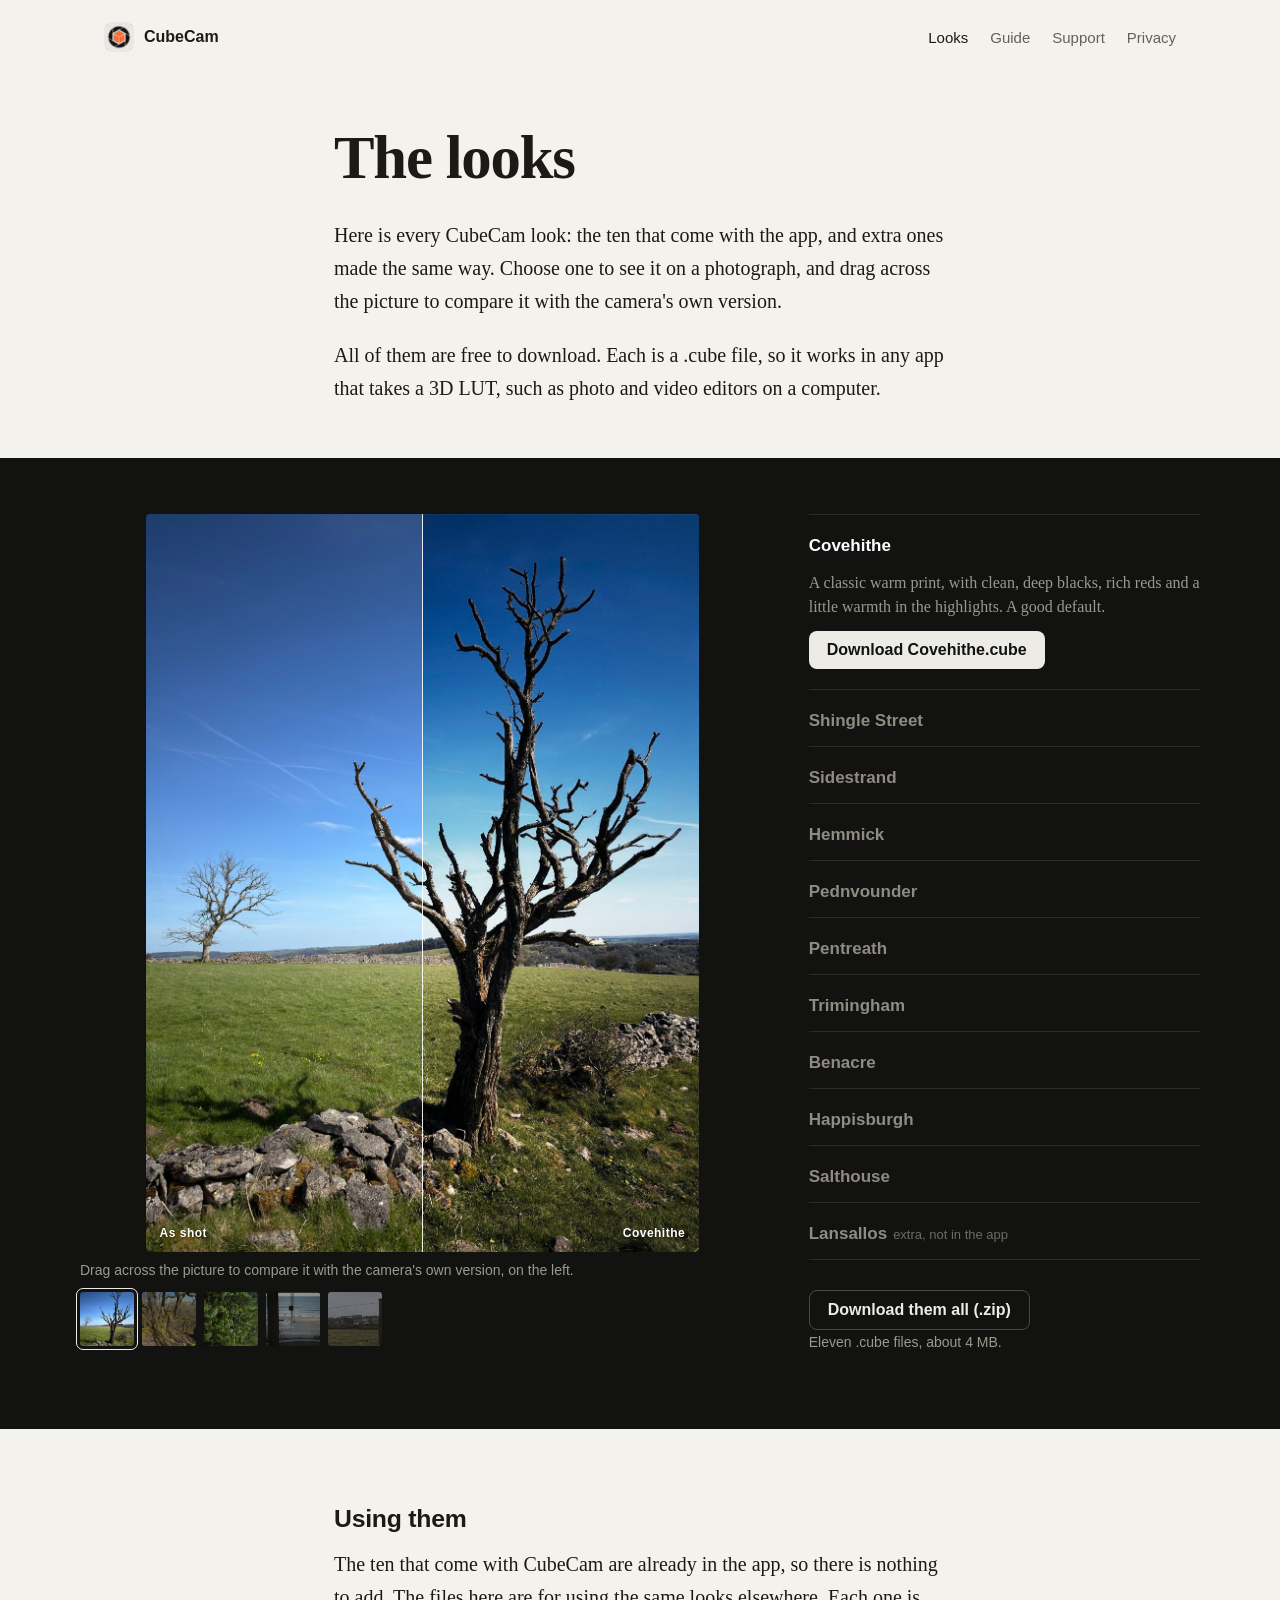
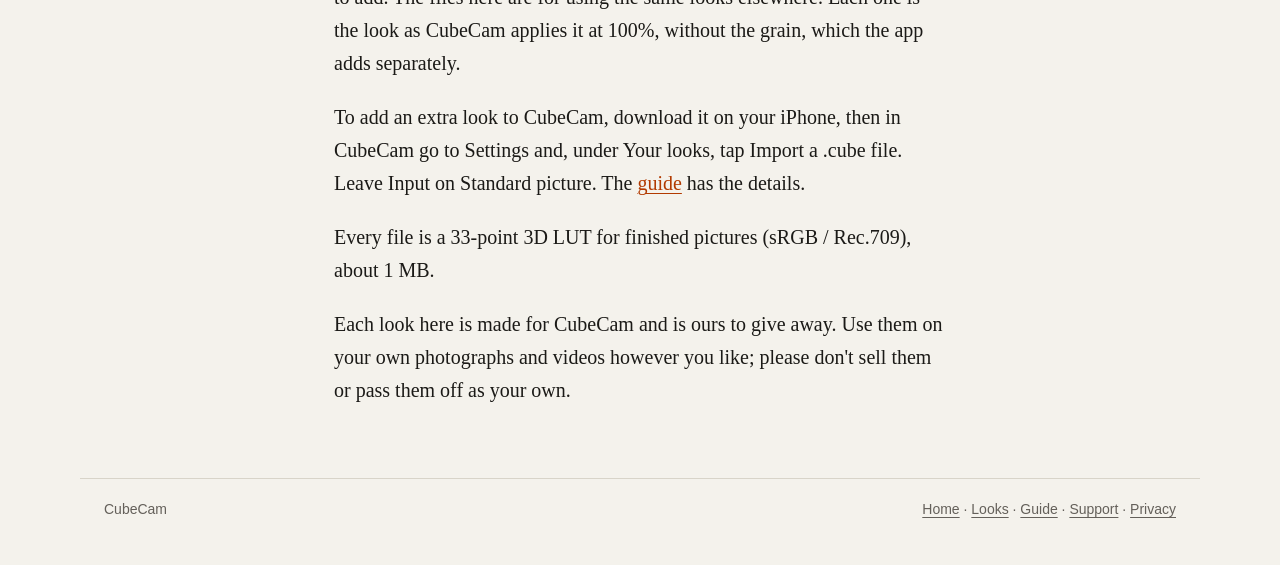
<file: looks.html>
<!doctype html>
<html lang="en-GB">
<head>
<meta charset="utf-8">
<meta name="viewport" content="width=device-width, initial-scale=1, viewport-fit=cover">
<title>The looks, to preview and download</title>
<meta name="description" content="Every CubeCam look, with photographs to try them on, free to download as .cube files. They work in any app that takes a 3D LUT.">
<link rel="icon" href="img/icon.png">
<link rel="apple-touch-icon" href="img/apple-touch-icon.png">
<link rel="stylesheet" href="site.css">
<style>
  .look-list .more { display: none; padding: 0 0 16px; }
  .look-list li.on .more { display: block; }
  .look-list .more p { font-size: 16px; line-height: 1.5; margin: 0 0 10px; color: var(--dark-quiet); }
  .look-list button { padding-bottom: 10px; }
  .look-list .scene-off { display: none; }
  .download { display: inline-block; font: 600 16px var(--sans); background: var(--dark-ink); color: var(--dark) !important; text-decoration: none;
    padding: 10px 18px; border-radius: 8px; margin: 2px 0 4px; }
  .download.quiet { background: none; color: var(--dark-ink) !important; border: 1px solid #4A4843; }
  .download:focus-visible { outline: 2px solid #F2A27C; outline-offset: 3px; }
  .filenote { font: 14px var(--sans); color: var(--dark-quiet); }
  .all { margin-top: 28px; }
</style>
</head>
<body>
<header class="site gutter">
  <a class="name" href="./"><img src="img/icon.png" alt="" width="30" height="30">CubeCam</a>
  <nav><a href="looks.html" aria-current="page">Looks</a><a href="guide.html">Guide</a><a href="support.html">Support</a><a href="privacy.html">Privacy</a></nav>
</header>
<main>
  <section class="text measure gutter" style="padding-bottom: 32px">
    <h1 style="font-family: var(--serif); font-size: clamp(2.6rem, 6vw, 3.8rem); margin: 24px 0 0.4em; letter-spacing: -0.02em;">The looks</h1>
    <p>Here is every CubeCam look: the ten that come with the app, and extra ones made the same way. Choose one to see it on a photograph, and drag across the picture to compare it with the camera's own version.</p>
    <p>All of them are free to download. Each is a .cube file, so it works in any app that takes a 3D LUT, such as photo and video editors on a computer.</p>
  </section>

  <section class="darkroom gutter" id="looks">
    <div class="inner chooser">
      <div class="picture">
        <div class="compare" id="cmp" aria-label="The same photograph before and after. Drag across it to compare.">
          <img draggable="false" id="cmpBefore" src="img/looks/tree-original.jpg" alt="The photograph as the camera made it">
          <div class="after"><img draggable="false" id="cmpAfter" src="img/looks/tree-covehithe.jpg" alt="The same photograph with the chosen look"></div>
          <div class="bar"></div>
          <span class="label l">As shot</span><span class="label r" id="cmpLabel">Covehithe</span>
        </div>
        <p class="compare-note">Drag across the picture to compare it with the camera's own version, on the left.</p>
        <div class="scenes" id="scenes" aria-label="Photographs"></div>
      </div>
      <div>
        <ol class="look-list" id="list" aria-label="Looks"></ol>
        <div class="all">
          <a class="download quiet" href="looks/CubeCam-looks.zip" download>Download them all (.zip)</a>
          <p class="filenote">Eleven .cube files, about 4 MB.</p>
        </div>
      </div>
    </div>
  </section>

  <section class="text measure gutter" style="padding-top: 40px">
    <h2>Using them</h2>
    <p>The ten that come with CubeCam are already in the app, so there is nothing to add. The files here are for using the same looks elsewhere. Each one is the look as CubeCam applies it at 100%, without the grain, which the app adds separately.</p>
    <p>To add an extra look to CubeCam, download it on your iPhone, then in CubeCam go to Settings and, under Your looks, tap Import a .cube file. Leave Input on Standard picture. The <a href="guide.html#your-looks">guide</a> has the details.</p>
    <p>Every file is a 33-point 3D LUT for finished pictures (sRGB / Rec.709), about 1 MB.</p>
    <p>Each look here is made for CubeCam and is ours to give away. Use them on your own photographs and videos however you like; please don't sell them or pass them off as your own.</p>
  </section>
</main>
<footer class="gutter"><span>CubeCam</span><span><a href="./">Home</a> · <a href="looks.html">Looks</a> · <a href="guide.html">Guide</a> · <a href="support.html">Support</a> · <a href="privacy.html">Privacy</a></span></footer>
<script>
// id, name, tag, description, download, pictures folder, photographs (none given: all of them)
const LOOKS = [
  ["covehithe", "Covehithe", "", "A classic warm print, with clean, deep blacks, rich reds and a little warmth in the highlights. A good default."],
  ["shingle-street", "Shingle Street", "", "Silvery and restrained, with the blue taken out of the sky. It suits hard summer light."],
  ["sidestrand", "Sidestrand", "", "Leans towards amber with the colour eased back, which works well for evenings, streetlights and interiors."],
  ["hemmick", "Hemmick", "", "A faint yellow-green in the mid-tones, reminiscent of colour film from the late seventies."],
  ["pednvounder", "Pednvounder", "", "Warm and rich, with deep reds and oranges: the most obviously filmic of the colour looks."],
  ["pentreath", "Pentreath", "", "Cooler, with cyan in the shadows and calm greens, which flatters the sea and overcast days."],
  ["trimingham", "Trimingham", "", "Low contrast and muted, and kind to skin. The quietest of the set."],
  ["benacre", "Benacre", "", "Black and white with low contrast, soft and silvery, with the shadows left open."],
  ["happisburgh", "Happisburgh", "", "Black and white with real depth: rich blacks, crisp mid-tones, and skies darkened slightly, as a yellow filter would."],
  ["salthouse", "Salthouse", "", "Black and white at its hardest, as if through a red filter: skin comes out bright, and skies and foliage go dark."],
  ["lansallos", "Lansallos", "extra, not in the app", "For woods and autumn. Greens go quiet, towards olive and sage, so the turning leaves and the bracken glow against them. It's a strong look, so in CubeCam try it at around 70 to 85% to start with.", "img/extra", ["woods", "leaves", "tree"]],
];
const SCENES = ["tree", "woods", "leaves", "beach", "field"];
let scene = "tree", look = location.hash.slice(1);
if (!LOOKS.some(l => l[0] === look)) look = "covehithe";
const $ = id => document.getElementById(id);
const file = name => `looks/${name.replace(/ /g, "-")}.cube`;
const picture = (l, sc) => `${l[4] || "img/looks"}/${l[4] ? `${l[0]}-${sc}` : `${sc}-${l[0]}`}.jpg`;
function render() {
  const l = LOOKS.find(x => x[0] === look), has = l[5] || SCENES;
  if (!has.includes(scene)) scene = has[0];   // an extra look has fewer photographs
  $("cmpBefore").src = `img/looks/${scene}-original.jpg`;
  $("cmpAfter").src = picture(l, scene);
  $("cmpLabel").textContent = l[1];
  document.querySelectorAll("#scenes button").forEach(b => {
    b.setAttribute("aria-pressed", b.dataset.scene === scene);
    b.classList.toggle("scene-off", !has.includes(b.dataset.scene));
  });
  $("list").innerHTML = LOOKS.map(([k, n, c, d]) =>
    `<li class="${k === look ? "on" : ""}"><button data-look="${k}" aria-pressed="${k === look}"><span class="n">${n}</span>${c ? `<span class="c">${c}</span>` : ""}</button>` +
    `<div class="more"><p>${d}</p><a class="download" href="${file(n)}" download>Download ${n.replace(/ /g, "-")}.cube</a></div></li>`).join("");
  for (const sc of has) { const im = new Image(); im.src = picture(l, sc); }
}
$("list").addEventListener("click", e => { const b = e.target.closest("[data-look]"); if (b) { look = b.dataset.look; history.replaceState(null, "", "#" + look); render(); } });
$("scenes").innerHTML = SCENES.map(sc => `<button data-scene="${sc}" aria-label="Photograph: ${sc}"><img src="img/looks/${sc}-original.jpg" alt="" draggable="false"></button>`).join("");
$("scenes").addEventListener("click", e => { const b = e.target.closest("[data-scene]"); if (b) { scene = b.dataset.scene; render(); } });
const cmp = $("cmp");
const cut = e => { const r = cmp.getBoundingClientRect(); cmp.style.setProperty("--cut", `${Math.min(100, Math.max(0, (e.clientX - r.left) / r.width * 100))}%`); };
cmp.addEventListener("pointerdown", e => { e.preventDefault(); cmp.setPointerCapture(e.pointerId); cut(e); cmp.onpointermove = cut; });
cmp.addEventListener("dragstart", e => e.preventDefault());
cmp.addEventListener("pointerup", () => { cmp.onpointermove = null; });
render();
</script>
</body>
</html>
</file>
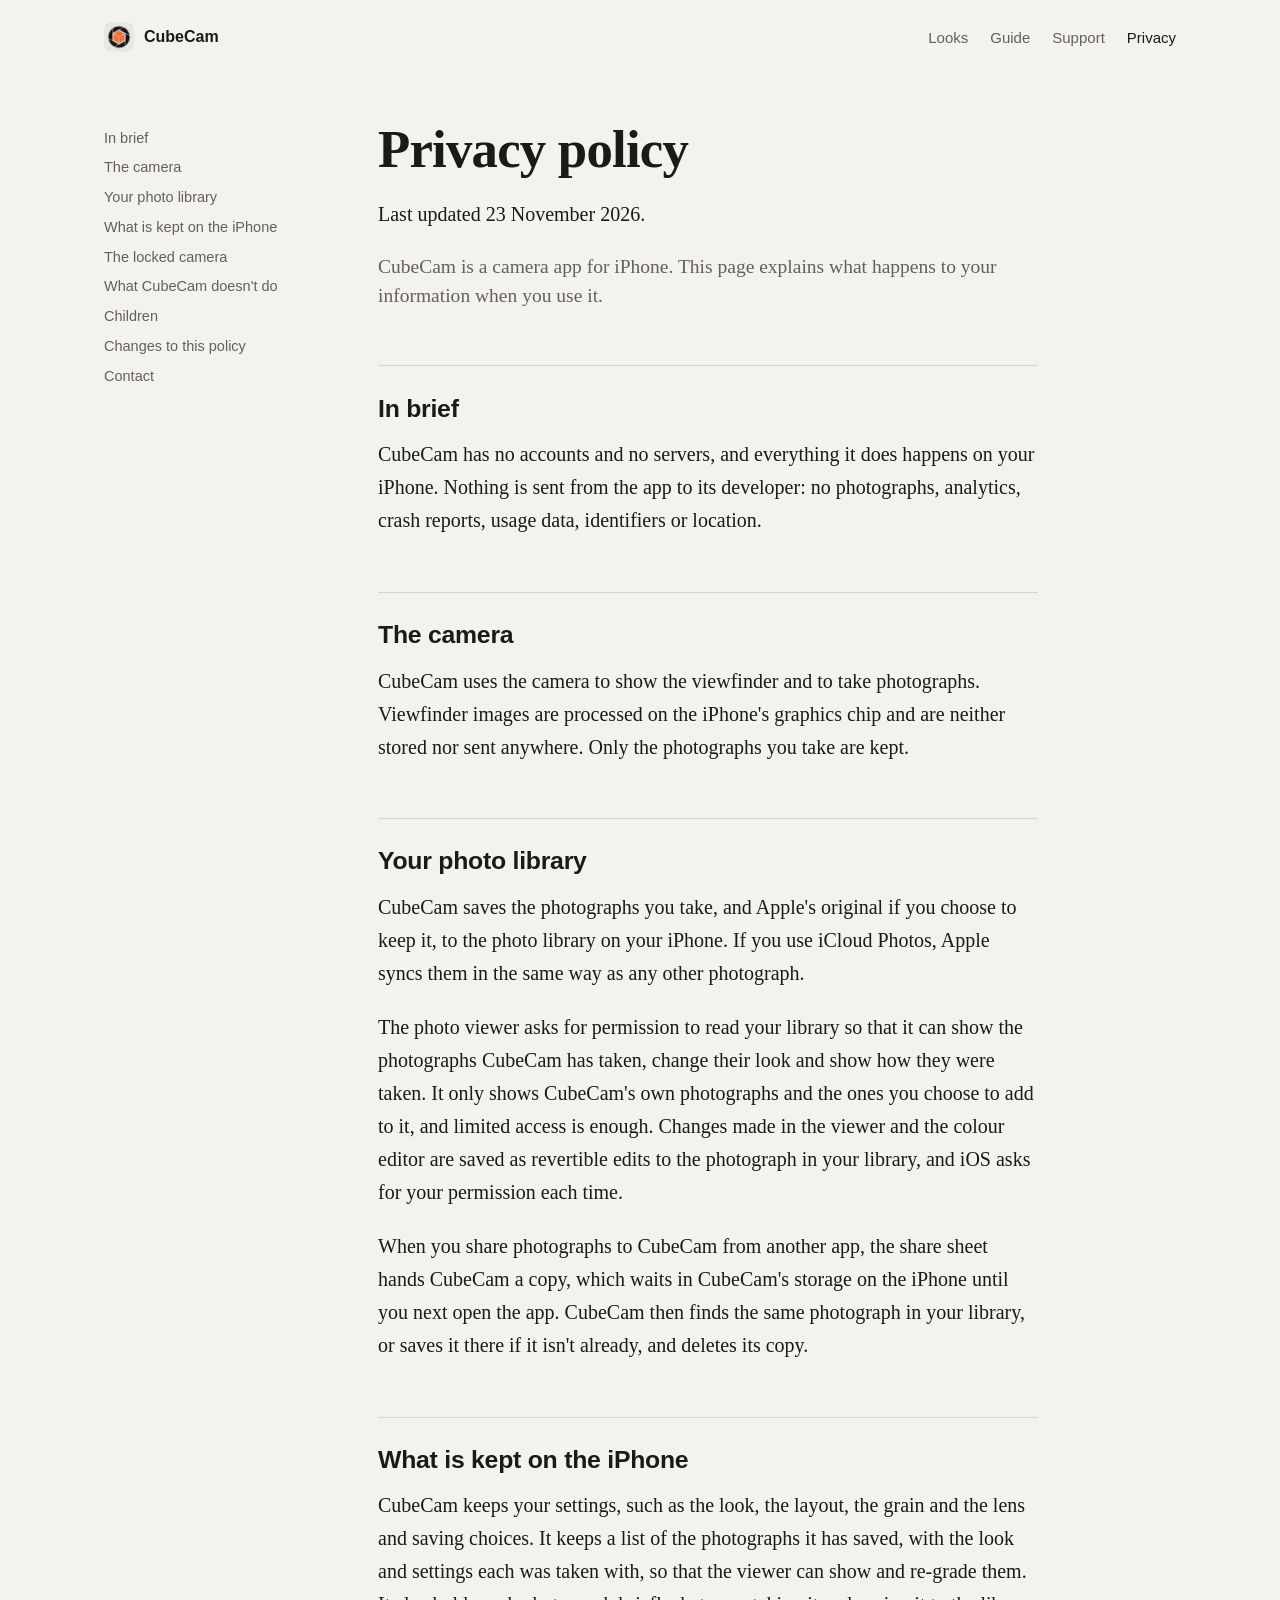
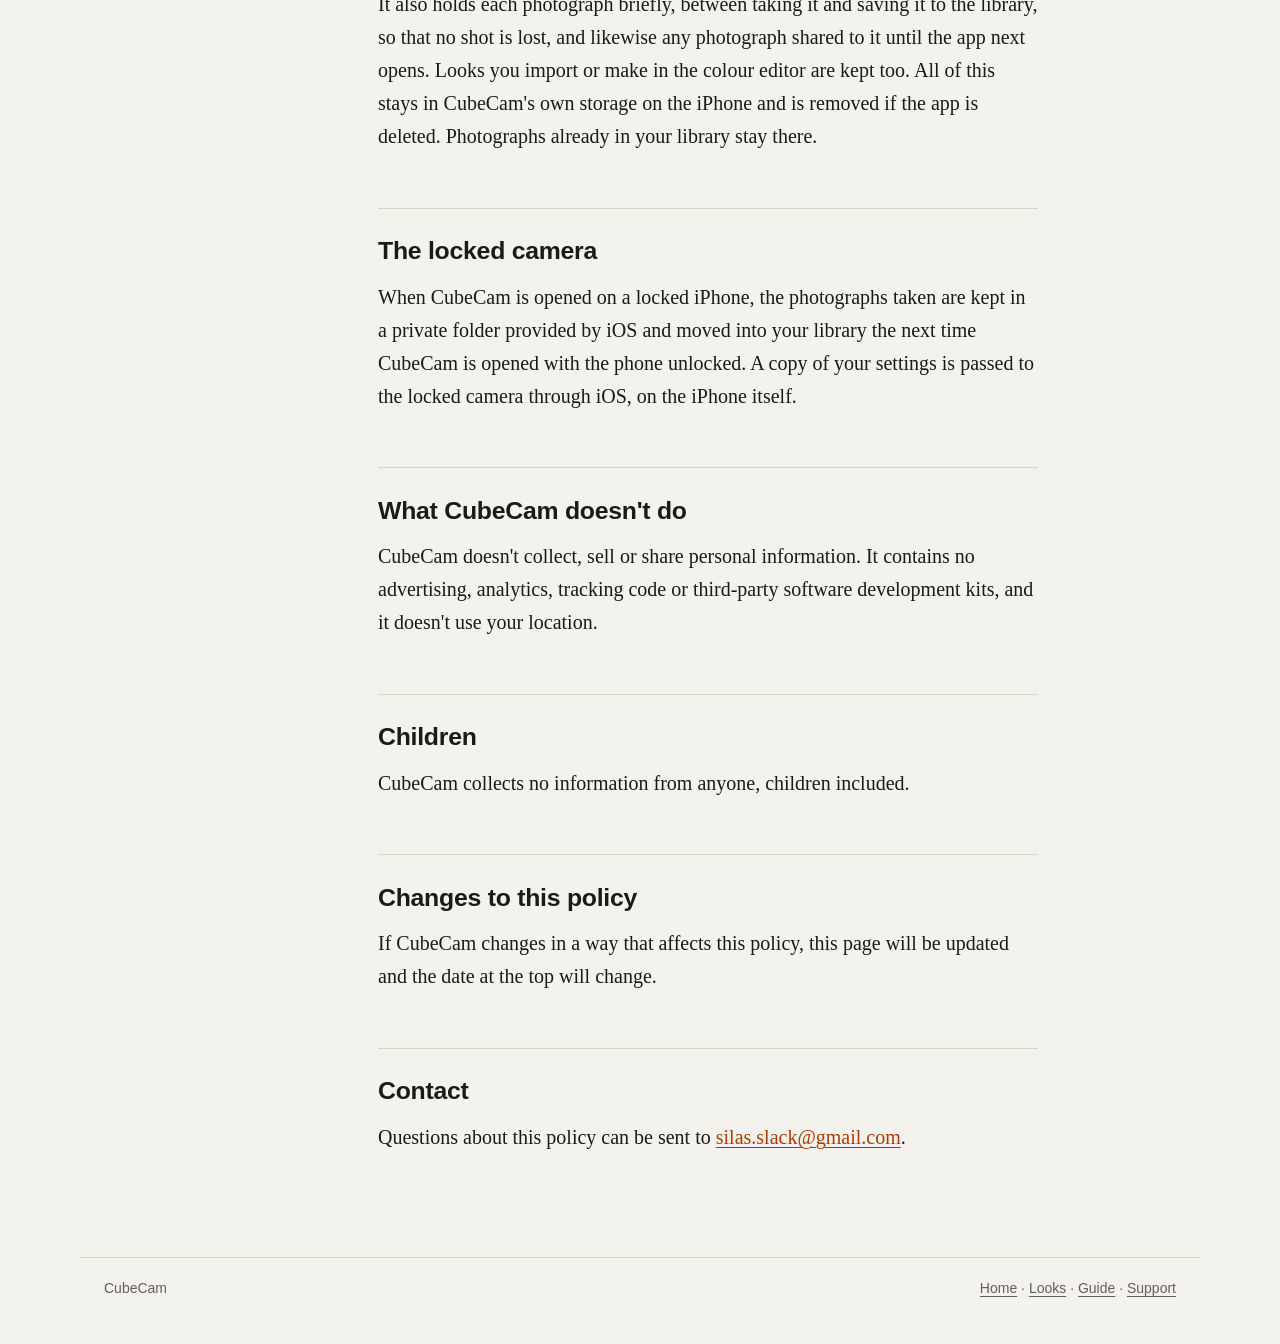
<file: privacy.html>
<!doctype html>
<html lang="en-GB">
<head>
<meta charset="utf-8">
<meta name="viewport" content="width=device-width, initial-scale=1, viewport-fit=cover">
<title>CubeCam privacy policy</title>
<meta name="description" content="CubeCam collects no data. Photographs are processed on the iPhone and saved to your own library.">
<link rel="icon" href="img/icon.png">
<link rel="apple-touch-icon" href="img/apple-touch-icon.png">
<link rel="stylesheet" href="site.css">
</head>
<body>
<header class="site gutter">
  <a class="name" href="./"><img src="img/icon.png" alt="" width="30" height="30">CubeCam</a>
  <nav><a href="looks.html">Looks</a><a href="guide.html">Guide</a><a href="support.html">Support</a><a href="privacy.html" aria-current="page">Privacy</a></nav>
</header>

<main class="doc gutter">
  <ul class="contents" aria-label="Contents">
    <li><a href="#in-brief">In brief</a></li>
    <li><a href="#the-camera">The camera</a></li>
    <li><a href="#your-photo-library">Your photo library</a></li>
    <li><a href="#what-is-kept-on-the-iphone">What is kept on the iPhone</a></li>
    <li><a href="#the-locked-camera">The locked camera</a></li>
    <li><a href="#what-cubecam-doesn-t-do">What CubeCam doesn't do</a></li>
    <li><a href="#children">Children</a></li>
    <li><a href="#changes-to-this-policy">Changes to this policy</a></li>
    <li><a href="#contact">Contact</a></li>
  </ul>
  <article>
  <h1>Privacy policy</h1>
  <p>Last updated 23 November 2026.</p>
  <p class="lead">CubeCam is a camera app for iPhone. This page explains what happens to your information when you use it.</p>

  <h2 id="in-brief">In brief</h2>
  <p>CubeCam has no accounts and no servers, and everything it does happens on your iPhone. Nothing is sent from the app to its developer: no photographs, analytics, crash reports, usage data, identifiers or location.</p>

  <h2 id="the-camera">The camera</h2>
  <p>CubeCam uses the camera to show the viewfinder and to take photographs. Viewfinder images are processed on the iPhone's graphics chip and are neither stored nor sent anywhere. Only the photographs you take are kept.</p>

  <h2 id="your-photo-library">Your photo library</h2>
  <p>CubeCam saves the photographs you take, and Apple's original if you choose to keep it, to the photo library on your iPhone. If you use iCloud Photos, Apple syncs them in the same way as any other photograph.</p>
  <p>The photo viewer asks for permission to read your library so that it can show the photographs CubeCam has taken, change their look and show how they were taken. It only shows CubeCam's own photographs and the ones you choose to add to it, and limited access is enough. Changes made in the viewer and the colour editor are saved as revertible edits to the photograph in your library, and iOS asks for your permission each time.</p>
  <p>When you share photographs to CubeCam from another app, the share sheet hands CubeCam a copy, which waits in CubeCam's storage on the iPhone until you next open the app. CubeCam then finds the same photograph in your library, or saves it there if it isn't already, and deletes its copy.</p>

  <h2 id="what-is-kept-on-the-iphone">What is kept on the iPhone</h2>
  <p>CubeCam keeps your settings, such as the look, the layout, the grain and the lens and saving choices. It keeps a list of the photographs it has saved, with the look and settings each was taken with, so that the viewer can show and re-grade them. It also holds each photograph briefly, between taking it and saving it to the library, so that no shot is lost, and likewise any photograph shared to it until the app next opens. Looks you import or make in the colour editor are kept too. All of this stays in CubeCam's own storage on the iPhone and is removed if the app is deleted. Photographs already in your library stay there.</p>

  <h2 id="the-locked-camera">The locked camera</h2>
  <p>When CubeCam is opened on a locked iPhone, the photographs taken are kept in a private folder provided by iOS and moved into your library the next time CubeCam is opened with the phone unlocked. A copy of your settings is passed to the locked camera through iOS, on the iPhone itself.</p>

  <h2 id="what-cubecam-doesn-t-do">What CubeCam doesn't do</h2>
  <p>CubeCam doesn't collect, sell or share personal information. It contains no advertising, analytics, tracking code or third-party software development kits, and it doesn't use your location.</p>

  <h2 id="children">Children</h2>
  <p>CubeCam collects no information from anyone, children included.</p>

  <h2 id="changes-to-this-policy">Changes to this policy</h2>
  <p>If CubeCam changes in a way that affects this policy, this page will be updated and the date at the top will change.</p>

  <h2 id="contact">Contact</h2>
  <p>Questions about this policy can be sent to <a href="mailto:silas.slack@gmail.com">silas.slack@gmail.com</a>.</p>
  </article>
</main>

<footer class="gutter"><span>CubeCam</span><span><a href="./">Home</a> · <a href="looks.html">Looks</a> · <a href="guide.html">Guide</a> · <a href="support.html">Support</a></span></footer>
</body>
</html>
</file>
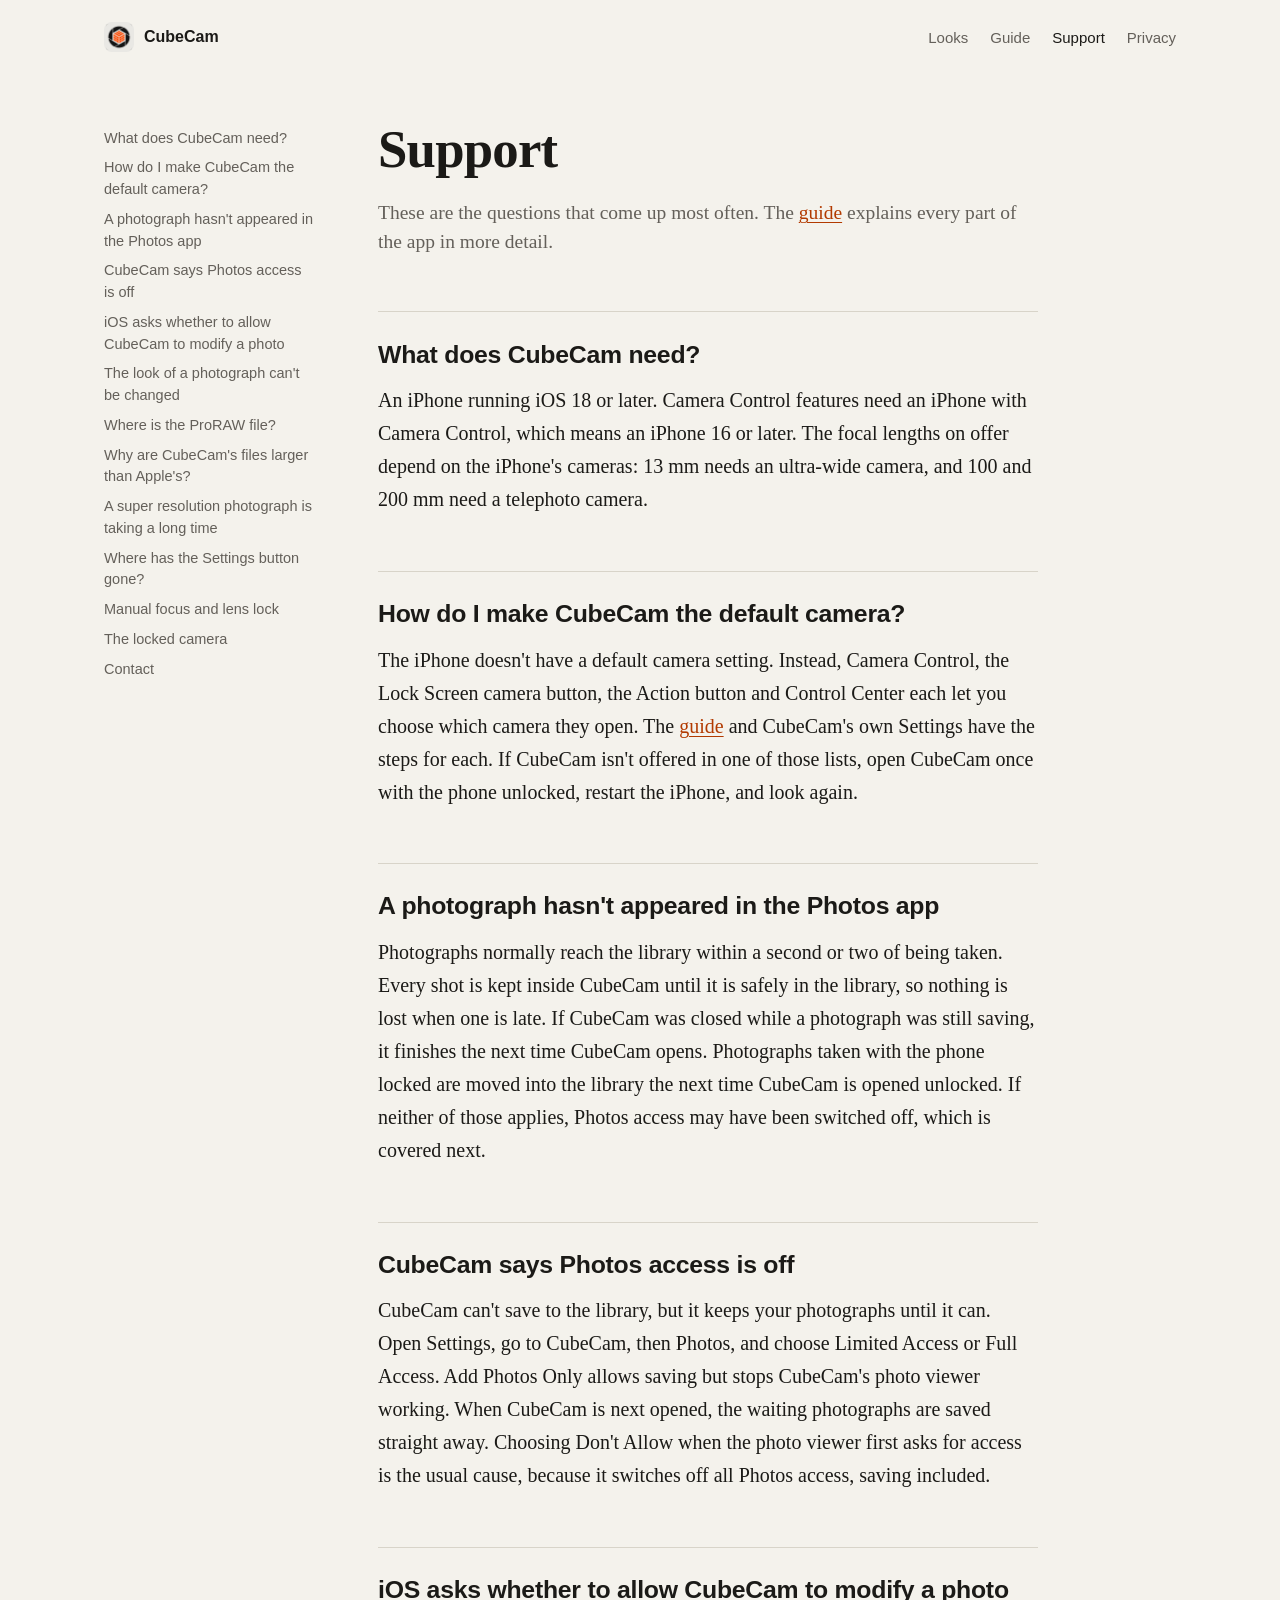
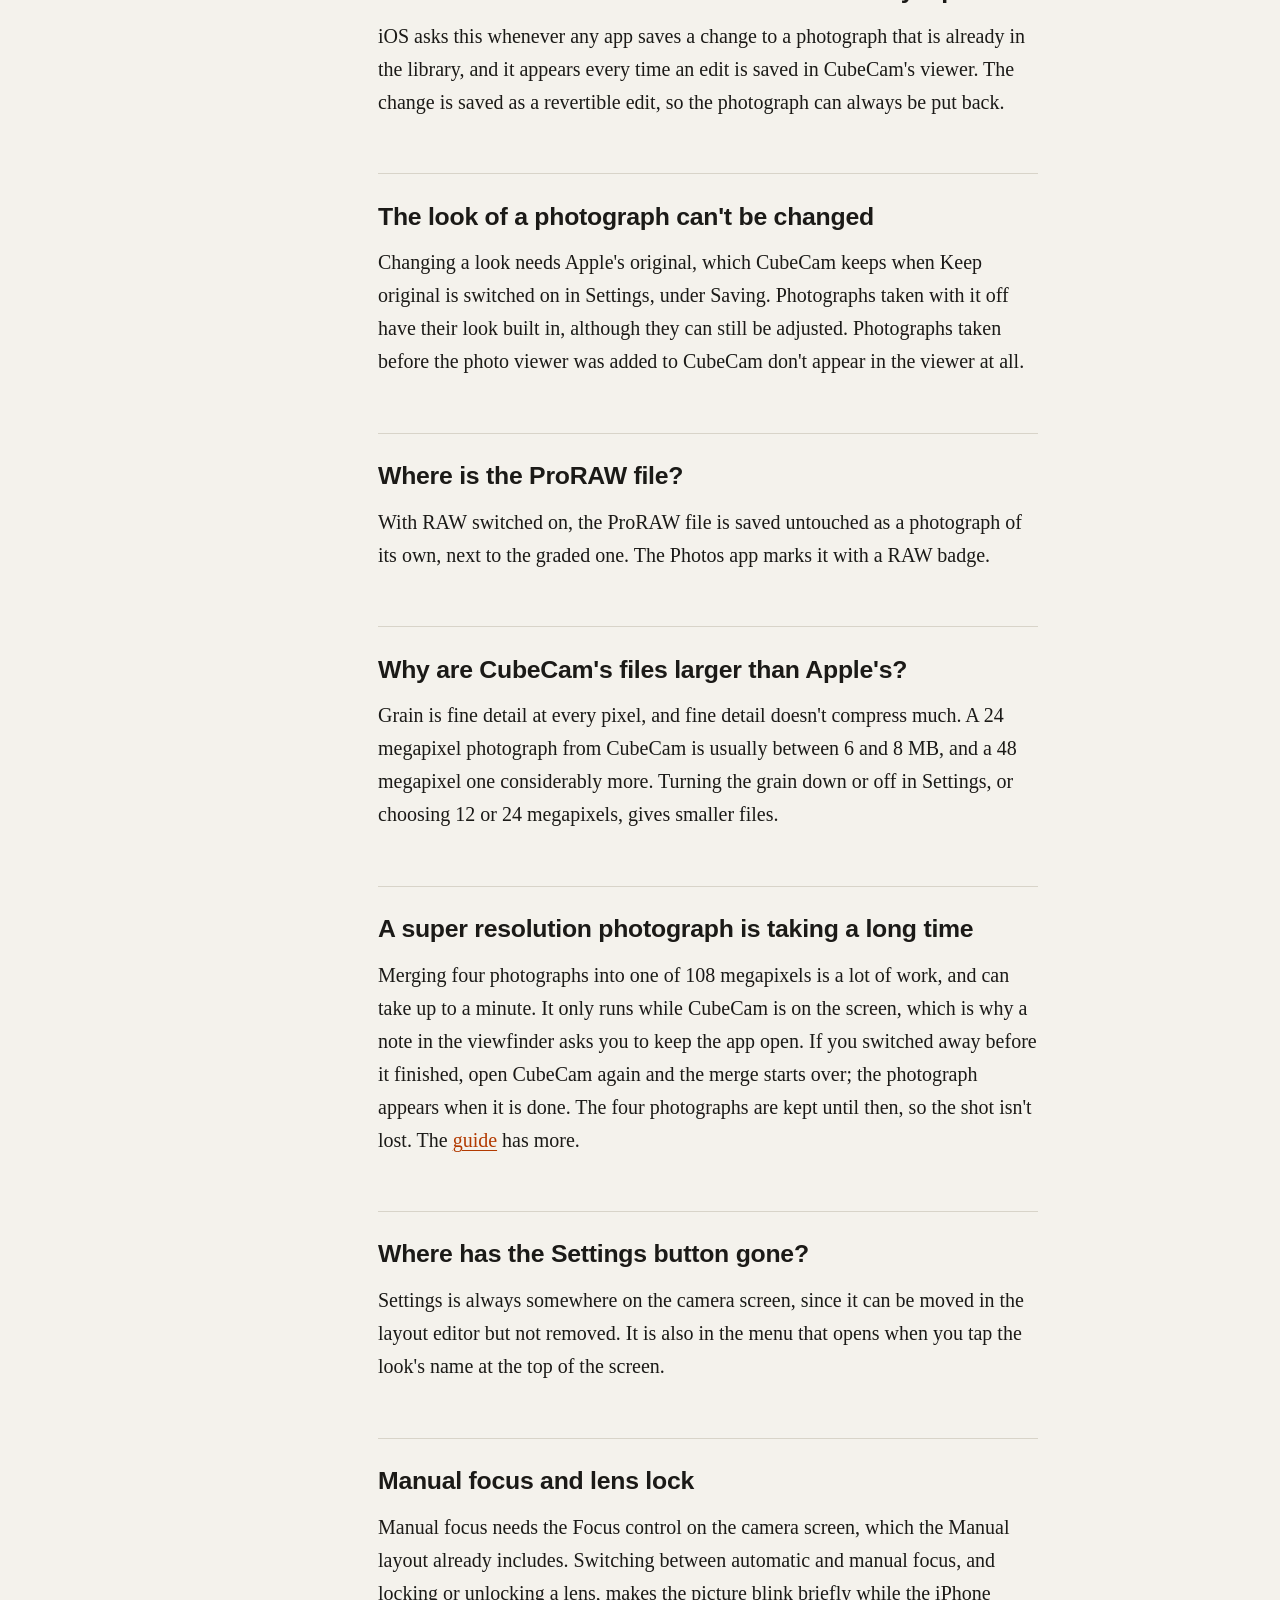
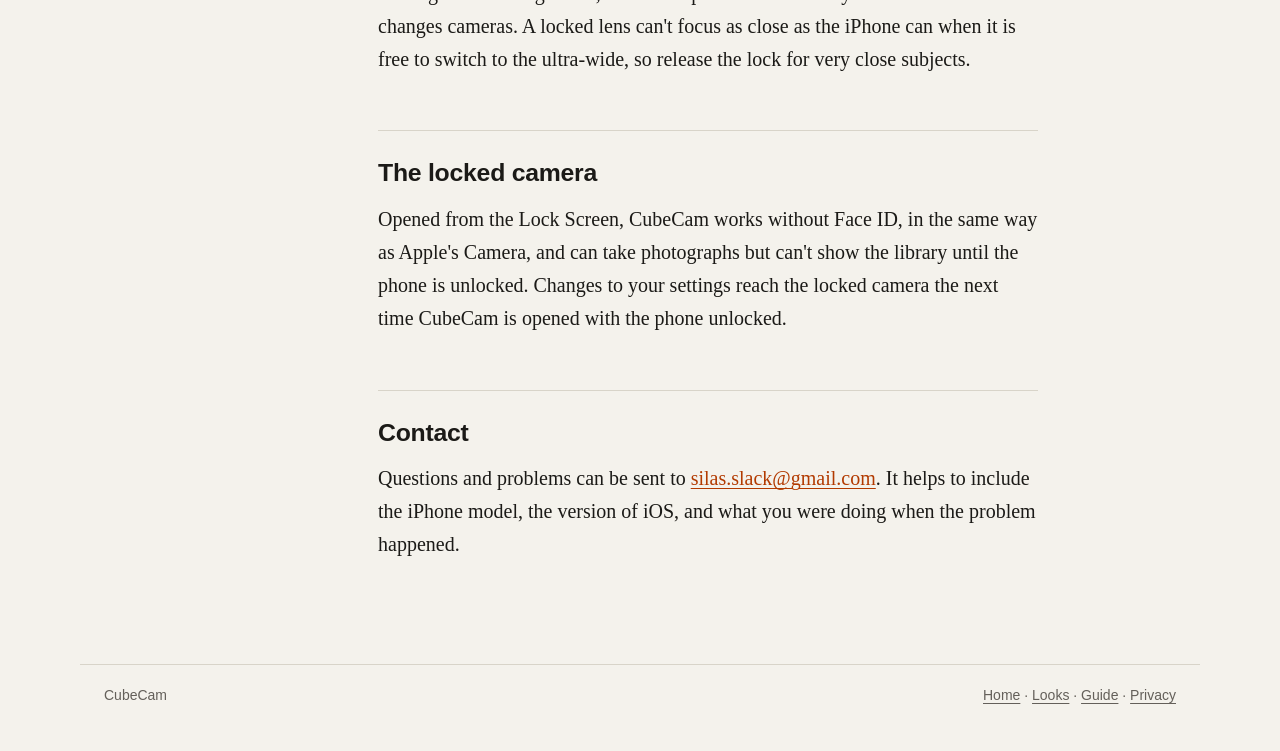
<file: support.html>
<!doctype html>
<html lang="en-GB">
<head>
<meta charset="utf-8">
<meta name="viewport" content="width=device-width, initial-scale=1, viewport-fit=cover">
<title>CubeCam support</title>
<meta name="description" content="Answers to common questions about CubeCam, and how to get in touch.">
<link rel="icon" href="img/icon.png">
<link rel="apple-touch-icon" href="img/apple-touch-icon.png">
<link rel="stylesheet" href="site.css">
</head>
<body>
<header class="site gutter">
  <a class="name" href="./"><img src="img/icon.png" alt="" width="30" height="30">CubeCam</a>
  <nav><a href="looks.html">Looks</a><a href="guide.html">Guide</a><a href="support.html" aria-current="page">Support</a><a href="privacy.html">Privacy</a></nav>
</header>

<main class="doc gutter">
  <ul class="contents" aria-label="Contents">
    <li><a href="#what-does-cubecam-need">What does CubeCam need?</a></li>
    <li><a href="#how-do-i-make-cubecam-the-default-camera">How do I make CubeCam the default camera?</a></li>
    <li><a href="#a-photograph-hasn-t-appeared-in-the-phot">A photograph hasn't appeared in the Photos app</a></li>
    <li><a href="#cubecam-says-photos-access-is-off">CubeCam says Photos access is off</a></li>
    <li><a href="#ios-asks-whether-to-allow-cubecam-to-mod">iOS asks whether to allow CubeCam to modify a photo</a></li>
    <li><a href="#the-look-of-a-photograph-can-t-be-change">The look of a photograph can't be changed</a></li>
    <li><a href="#where-is-the-proraw-file">Where is the ProRAW file?</a></li>
    <li><a href="#why-are-cubecam-s-files-larger-than-appl">Why are CubeCam's files larger than Apple's?</a></li>
    <li><a href="#a-super-resolution-photograph-is-taking">A super resolution photograph is taking a long time</a></li>
    <li><a href="#where-has-the-settings-button-gone">Where has the Settings button gone?</a></li>
    <li><a href="#manual-focus-and-lens-lock">Manual focus and lens lock</a></li>
    <li><a href="#the-locked-camera">The locked camera</a></li>
    <li><a href="#contact">Contact</a></li>
  </ul>
  <article>
  <h1>Support</h1>
  <p class="lead">These are the questions that come up most often. The <a href="guide.html">guide</a> explains every part of the app in more detail.</p>

  <h2 id="what-does-cubecam-need">What does CubeCam need?</h2>
  <p>An iPhone running iOS 18 or later. Camera Control features need an iPhone with Camera Control, which means an iPhone 16 or later. The focal lengths on offer depend on the iPhone's cameras: 13 mm needs an ultra-wide camera, and 100 and 200 mm need a telephoto camera.</p>

  <h2 id="how-do-i-make-cubecam-the-default-camera">How do I make CubeCam the default camera?</h2>
  <p>The iPhone doesn't have a default camera setting. Instead, Camera Control, the Lock Screen camera button, the Action button and Control Center each let you choose which camera they open. The <a href="guide.html#your-camera">guide</a> and CubeCam's own Settings have the steps for each. If CubeCam isn't offered in one of those lists, open CubeCam once with the phone unlocked, restart the iPhone, and look again.</p>

  <h2 id="a-photograph-hasn-t-appeared-in-the-phot">A photograph hasn't appeared in the Photos app</h2>
  <p>Photographs normally reach the library within a second or two of being taken. Every shot is kept inside CubeCam until it is safely in the library, so nothing is lost when one is late. If CubeCam was closed while a photograph was still saving, it finishes the next time CubeCam opens. Photographs taken with the phone locked are moved into the library the next time CubeCam is opened unlocked. If neither of those applies, Photos access may have been switched off, which is covered next.</p>

  <h2 id="cubecam-says-photos-access-is-off">CubeCam says Photos access is off</h2>
  <p>CubeCam can't save to the library, but it keeps your photographs until it can. Open Settings, go to CubeCam, then Photos, and choose Limited Access or Full Access. Add Photos Only allows saving but stops CubeCam's photo viewer working. When CubeCam is next opened, the waiting photographs are saved straight away. Choosing Don't Allow when the photo viewer first asks for access is the usual cause, because it switches off all Photos access, saving included.</p>

  <h2 id="ios-asks-whether-to-allow-cubecam-to-mod">iOS asks whether to allow CubeCam to modify a photo</h2>
  <p>iOS asks this whenever any app saves a change to a photograph that is already in the library, and it appears every time an edit is saved in CubeCam's viewer. The change is saved as a revertible edit, so the photograph can always be put back.</p>

  <h2 id="the-look-of-a-photograph-can-t-be-change">The look of a photograph can't be changed</h2>
  <p>Changing a look needs Apple's original, which CubeCam keeps when Keep original is switched on in Settings, under Saving. Photographs taken with it off have their look built in, although they can still be adjusted. Photographs taken before the photo viewer was added to CubeCam don't appear in the viewer at all.</p>

  <h2 id="where-is-the-proraw-file">Where is the ProRAW file?</h2>
  <p>With RAW switched on, the ProRAW file is saved untouched as a photograph of its own, next to the graded one. The Photos app marks it with a RAW badge.</p>

  <h2 id="why-are-cubecam-s-files-larger-than-appl">Why are CubeCam's files larger than Apple's?</h2>
  <p>Grain is fine detail at every pixel, and fine detail doesn't compress much. A 24 megapixel photograph from CubeCam is usually between 6 and 8 MB, and a 48 megapixel one considerably more. Turning the grain down or off in Settings, or choosing 12 or 24 megapixels, gives smaller files.</p>

  <h2 id="a-super-resolution-photograph-is-taking">A super resolution photograph is taking a long time</h2>
  <p>Merging four photographs into one of 108 megapixels is a lot of work, and can take up to a minute. It only runs while CubeCam is on the screen, which is why a note in the viewfinder asks you to keep the app open. If you switched away before it finished, open CubeCam again and the merge starts over; the photograph appears when it is done. The four photographs are kept until then, so the shot isn't lost. The <a href="guide.html#super-resolution">guide</a> has more.</p>

  <h2 id="where-has-the-settings-button-gone">Where has the Settings button gone?</h2>
  <p>Settings is always somewhere on the camera screen, since it can be moved in the layout editor but not removed. It is also in the menu that opens when you tap the look's name at the top of the screen.</p>

  <h2 id="manual-focus-and-lens-lock">Manual focus and lens lock</h2>
  <p>Manual focus needs the Focus control on the camera screen, which the Manual layout already includes. Switching between automatic and manual focus, and locking or unlocking a lens, makes the picture blink briefly while the iPhone changes cameras. A locked lens can't focus as close as the iPhone can when it is free to switch to the ultra-wide, so release the lock for very close subjects.</p>

  <h2 id="the-locked-camera">The locked camera</h2>
  <p>Opened from the Lock Screen, CubeCam works without Face ID, in the same way as Apple's Camera, and can take photographs but can't show the library until the phone is unlocked. Changes to your settings reach the locked camera the next time CubeCam is opened with the phone unlocked.</p>

  <h2 id="contact">Contact</h2>
  <p>Questions and problems can be sent to <a href="mailto:silas.slack@gmail.com">silas.slack@gmail.com</a>. It helps to include the iPhone model, the version of iOS, and what you were doing when the problem happened.</p>
  </article>
</main>

<footer class="gutter"><span>CubeCam</span><span><a href="./">Home</a> · <a href="looks.html">Looks</a> · <a href="guide.html">Guide</a> · <a href="privacy.html">Privacy</a></span></footer>
</body>
</html>
</file>
<file: site.css>
/* Photographs carry the page. Paper for reading, a dark band where the pictures are judged,
   a serif for text and a quiet sans for labels. Links in the icon's orange. */
:root {
  --paper: #F4F2EC;
  --paper-2: #E9E6DD;
  --ink: #1B1A17;
  --quiet: #64605A;
  --rule: #D8D4C9;
  --link: #B23A00;
  --dark: #121211;
  --dark-ink: #EDEBE5;
  --dark-quiet: #9C988F;
  --sans: -apple-system, BlinkMacSystemFont, "Helvetica Neue", Helvetica, Arial, sans-serif;
  --serif: Charter, "Iowan Old Style", "Palatino Linotype", Georgia, serif;
}
@media (prefers-color-scheme: dark) {
  :root {
    --paper: #171715;
    --paper-2: #1F1F1C;
    --ink: #E9E7E1;
    --quiet: #A5A198;
    --rule: #34332E;
    --link: #F08A5D;
  }
}

* { box-sizing: border-box; }
html { -webkit-text-size-adjust: 100%; }
body { margin: 0; background: var(--paper); color: var(--ink); font: 20px/1.65 var(--serif); }
img { max-width: 100%; height: auto; display: block; }
a { color: var(--link); text-underline-offset: 3px; text-decoration-thickness: 1px; }
h1, h2, h3 { font-family: var(--sans); line-height: 1.2; text-wrap: balance; margin: 0; }
h2 { font-size: 1.55rem; font-weight: 650; letter-spacing: -0.01em; margin: 2.2em 0 0.6em; }
h3 { font-size: 1.08rem; font-weight: 650; margin: 1.6em 0 0.4em; }
p, ul, ol, dl, table { margin: 0 0 1.05em; }
ul, ol { padding-left: 1.25em; }
li { margin-bottom: 0.4em; }
li::marker { color: var(--quiet); }
strong { font-weight: 700; }

.measure { max-width: 660px; margin-left: auto; margin-right: auto; }
.gutter { padding-left: max(24px, env(safe-area-inset-left)); padding-right: max(24px, env(safe-area-inset-right)); }

/* header */
header.site { display: flex; justify-content: space-between; align-items: center; gap: 12px; flex-wrap: wrap;
  max-width: 1120px; margin: 0 auto; padding-top: 22px; padding-bottom: 22px; font: 15px var(--sans); }
header.site .name { display: flex; align-items: center; gap: 10px; color: var(--ink); text-decoration: none; font-weight: 650; font-size: 16px; }
header.site .name img { border-radius: 8px; }
header.site nav { display: flex; gap: 22px; }
header.site nav a { color: var(--quiet); text-decoration: none; }
header.site nav a:hover, header.site nav a[aria-current] { color: var(--ink); }

/* opening */
.opening { max-width: 1120px; margin: 0 auto; padding-top: 48px; padding-bottom: 56px;
  display: grid; grid-template-columns: minmax(0, 1fr) minmax(0, 1fr); gap: 56px; align-items: end; }
.opening h1 { font-family: var(--serif); font-weight: 700; font-size: clamp(3.2rem, 8vw, 5.6rem); line-height: 1; letter-spacing: -0.02em; margin-bottom: 0.35em; }
.opening .lead { font-size: 1.32rem; line-height: 1.5; margin: 0; }
.opening .text p { color: var(--quiet); }
.opening .text p:last-child { margin-bottom: 0; }
@media (max-width: 820px) { .opening { grid-template-columns: 1fr; gap: 24px; padding-top: 24px; } }

/* the darkroom band */
.darkroom { background: var(--dark); color: var(--dark-ink); padding-top: 56px; padding-bottom: 64px; }
.darkroom .inner { max-width: 1120px; margin: 0 auto; }
.darkroom h2 { color: var(--dark-ink); margin-top: 0; }
.darkroom p { color: var(--dark-quiet); }
.darkroom a { color: #F2A27C; }
.compare { position: relative; overflow: hidden; background: #000; cursor: ew-resize; touch-action: none; user-select: none; -webkit-user-select: none; border-radius: 4px; }
/* The before picture sets the size: landscape fills the width, portrait is held to the screen height. */
.compare { width: fit-content; max-width: 100%; margin: 0 auto; }
.compare img { width: auto; max-width: 100%; max-height: 82vh; -webkit-user-drag: none; user-select: none; -webkit-user-select: none; pointer-events: none; }
.compare .after { position: absolute; inset: 0; clip-path: inset(0 0 0 var(--cut, 50%)); }
.compare .after img { width: 100%; height: 100%; object-fit: cover; }
.compare .bar { position: absolute; top: 0; bottom: 0; left: var(--cut, 50%); width: 1px; background: rgba(255,255,255,.9); pointer-events: none; }
.compare .label { position: absolute; bottom: 12px; font: 600 12px var(--sans); letter-spacing: .04em; color: #fff; text-shadow: 0 1px 3px rgba(0,0,0,.7); pointer-events: none; }
.compare .label.l { left: 14px; } .compare .label.r { right: 14px; }
.compare-note { font: 14px var(--sans); color: var(--dark-quiet); margin: 10px 0 0; }
.compare-note button { font: inherit; background: none; border: 0; padding: 0; color: #F2A27C; text-decoration: underline; text-underline-offset: 3px; cursor: pointer; }
.chooser { display: grid; grid-template-columns: minmax(0, 1.75fr) minmax(0, 1fr); gap: 44px; align-items: start; }
.chooser .picture { position: sticky; top: 24px; }
.scenes { display: flex; gap: 8px; margin-top: 14px; flex-wrap: wrap; }
.scenes button { width: 54px; height: 54px; padding: 0; border: 0; border-radius: 3px; overflow: hidden; cursor: pointer; opacity: .55; outline: 1px solid transparent; outline-offset: 3px; background: #000; }
.scenes button[aria-pressed="true"] { opacity: 1; outline-color: var(--dark-ink); }
.scenes button:hover { opacity: .9; }
.scenes button:focus-visible { outline-color: var(--dark-ink); }
.scenes img { width: 100%; height: 100%; object-fit: cover; }
@media (max-width: 900px) { .chooser { grid-template-columns: 1fr; gap: 28px; } .chooser .picture { position: static; } }
.look-list { list-style: none; margin: 0; padding: 0; }
.look-list li { margin: 0; border-top: 1px solid #2B2A27; }
.look-list li:last-child { border-bottom: 1px solid #2B2A27; }
.look-list button { display: block; width: 100%; text-align: left; background: none; border: 0; padding: 13px 0 14px; cursor: pointer; color: var(--dark-quiet); font: inherit; }
.look-list .n { font: 650 17px var(--sans); color: #8F8B83; }
.look-list .c { font: 13px var(--sans); color: #6E6B64; margin-left: 6px; }
.look-list .d { display: none; font-size: 16px; line-height: 1.5; margin-top: 4px; color: var(--dark-quiet); }
.look-list button:hover .n { color: var(--dark-ink); }
.look-list button[aria-pressed="true"] .n { color: #fff; }
.look-list button[aria-pressed="true"] .c { color: var(--dark-quiet); }
.look-list button[aria-pressed="true"] .d { display: block; }
.look-list button:focus-visible { outline: 1px solid var(--dark-ink); outline-offset: 2px; }

/* screenshots */
.screens { background: var(--paper-2); padding-top: 48px; padding-bottom: 48px; }
.screens .row { max-width: 1120px; margin: 0 auto; display: grid; grid-template-columns: repeat(3, minmax(0, 1fr)); gap: 32px; }
@media (max-width: 760px) { .screens .row { grid-template-columns: 1fr; max-width: 300px; } }
.screens figure { margin: 0; }
.screens img { border-radius: 22px; box-shadow: 0 1px 2px rgba(0,0,0,.12), 0 12px 30px -12px rgba(0,0,0,.3); }
figcaption { font: 14px/1.45 var(--sans); color: var(--quiet); margin-top: 12px; }

section.text { padding-top: 24px; padding-bottom: 8px; }
section.text > h2:first-child { margin-top: 1.4em; }

/* guide and other documents */
.doc { max-width: 1120px; margin: 0 auto; display: grid; grid-template-columns: 210px minmax(0, 660px); gap: 64px; padding-top: 16px; padding-bottom: 40px; }
.doc .contents { position: sticky; top: 24px; align-self: start; font: 14.5px/1.5 var(--sans); padding: 0; margin: 2.6em 0 0; list-style: none; }
.doc .contents li { margin-bottom: 8px; }
.doc .contents a { color: var(--quiet); text-decoration: none; }
.doc .contents a:hover { color: var(--ink); }
.doc h1 { font-family: var(--serif); font-weight: 700; font-size: clamp(2.4rem, 5vw, 3.3rem); line-height: 1.05; letter-spacing: -0.015em; margin: 0.6em 0 0.4em; }
.doc .lead { font-size: 1.22rem; line-height: 1.5; color: var(--quiet); }
.doc h2 { scroll-margin-top: 20px; padding-top: 1.1em; border-top: 1px solid var(--rule); }
.doc h3 { scroll-margin-top: 20px; }
@media (max-width: 900px) { .doc { grid-template-columns: 1fr; gap: 0; } .doc .contents { position: static; columns: 2; column-gap: 24px; margin-top: 1em; } }

.aside-shot { float: right; width: 210px; margin: 0.3em 0 1em 32px; }
.aside-shot img { border-radius: 20px; box-shadow: 0 1px 2px rgba(0,0,0,.12), 0 10px 26px -12px rgba(0,0,0,.3); }
@media (max-width: 560px) { .aside-shot { float: none; width: 230px; margin: 1.2em auto; } }
h2 { clear: both; }

table.plain { width: 100%; border-collapse: collapse; font-size: 17px; line-height: 1.5; }
table.plain th, table.plain td { text-align: left; padding: 9px 14px 9px 0; border-bottom: 1px solid var(--rule); vertical-align: top; }
table.plain th { white-space: nowrap; font: 650 15px var(--sans); padding-top: 11px; }

footer { max-width: 1120px; margin: 3em auto 0; padding-top: 22px; padding-bottom: 48px; border-top: 1px solid var(--rule); font: 14px var(--sans); color: var(--quiet); display: flex; justify-content: space-between; flex-wrap: wrap; gap: 10px; }
footer a { color: var(--quiet); }
</file>
